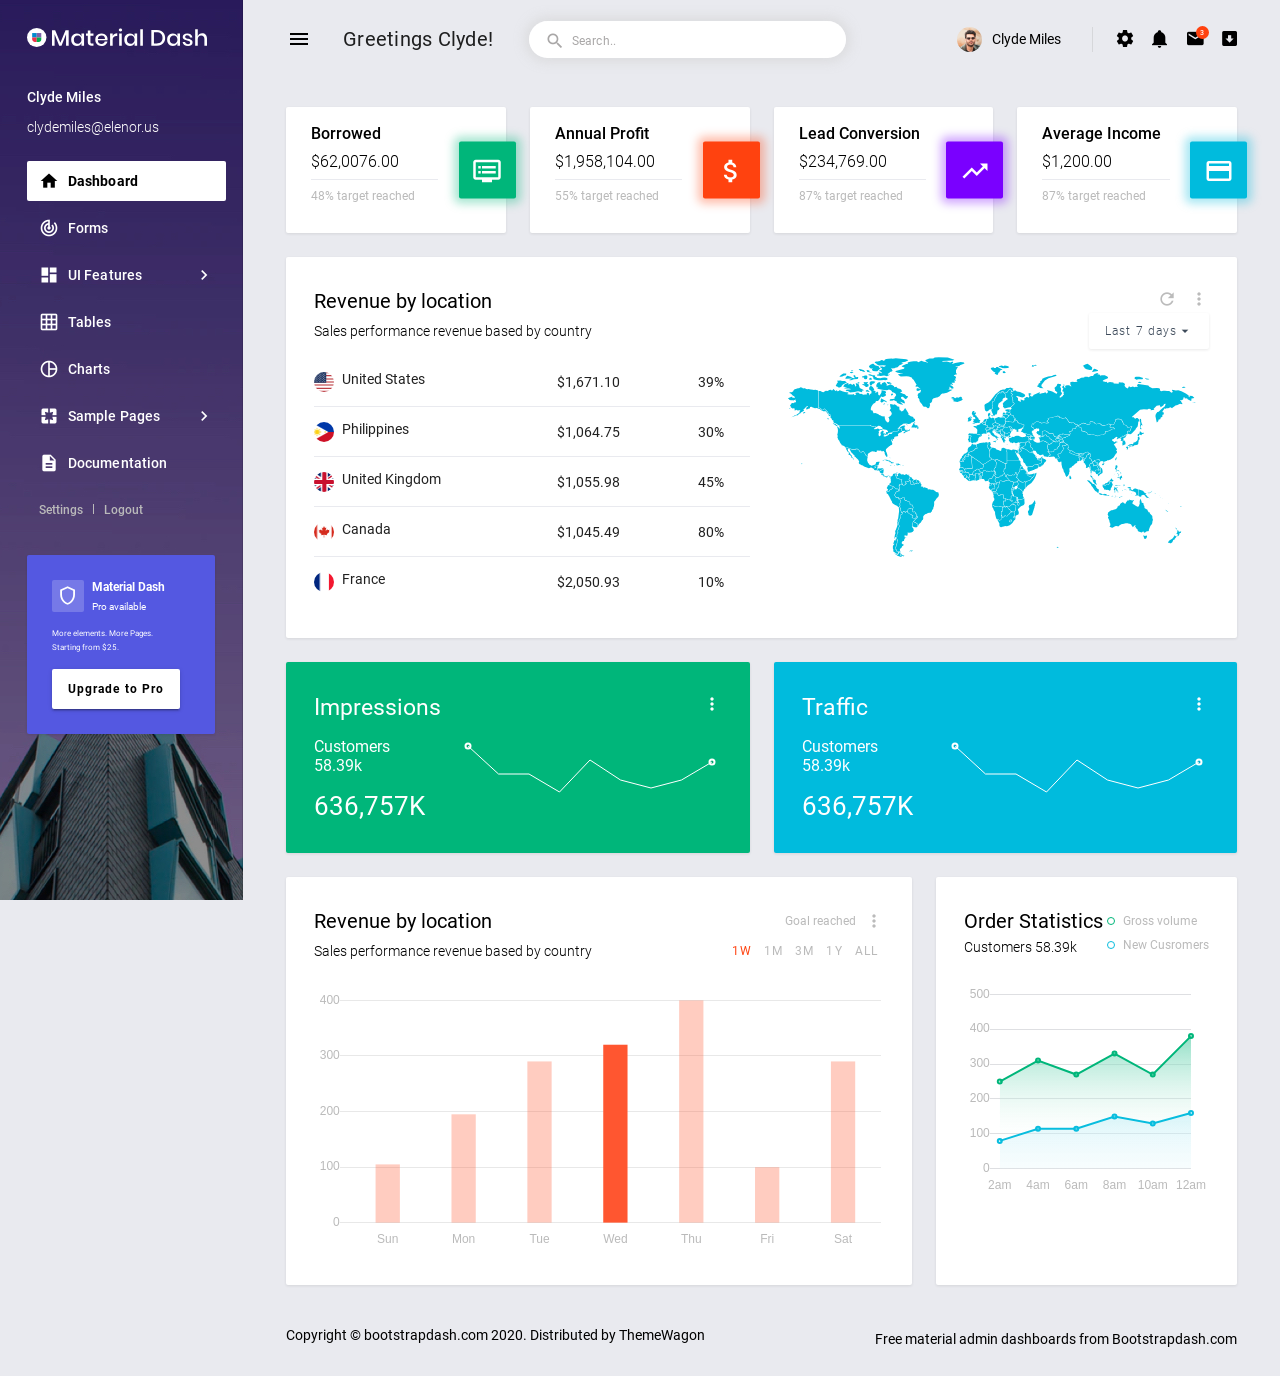
<file: DanceWebUI/wwwroot/MaterialDash-Admin-1.0.0/index.html>
<!DOCTYPE html>
<html lang="en">
<head>
  <meta charset="UTF-8">
  <meta name="viewport" content="width=device-width, initial-scale=1.0">
  <meta http-equiv="X-UA-Compatible" content="ie=edge">
  <title>Material Dash</title>
</head>
<body>
  <script>
    // similar behavior as an HTTP redirect
    window.location.replace("./template/demo/index.html");
  </script>
</body>
</html>
</file>
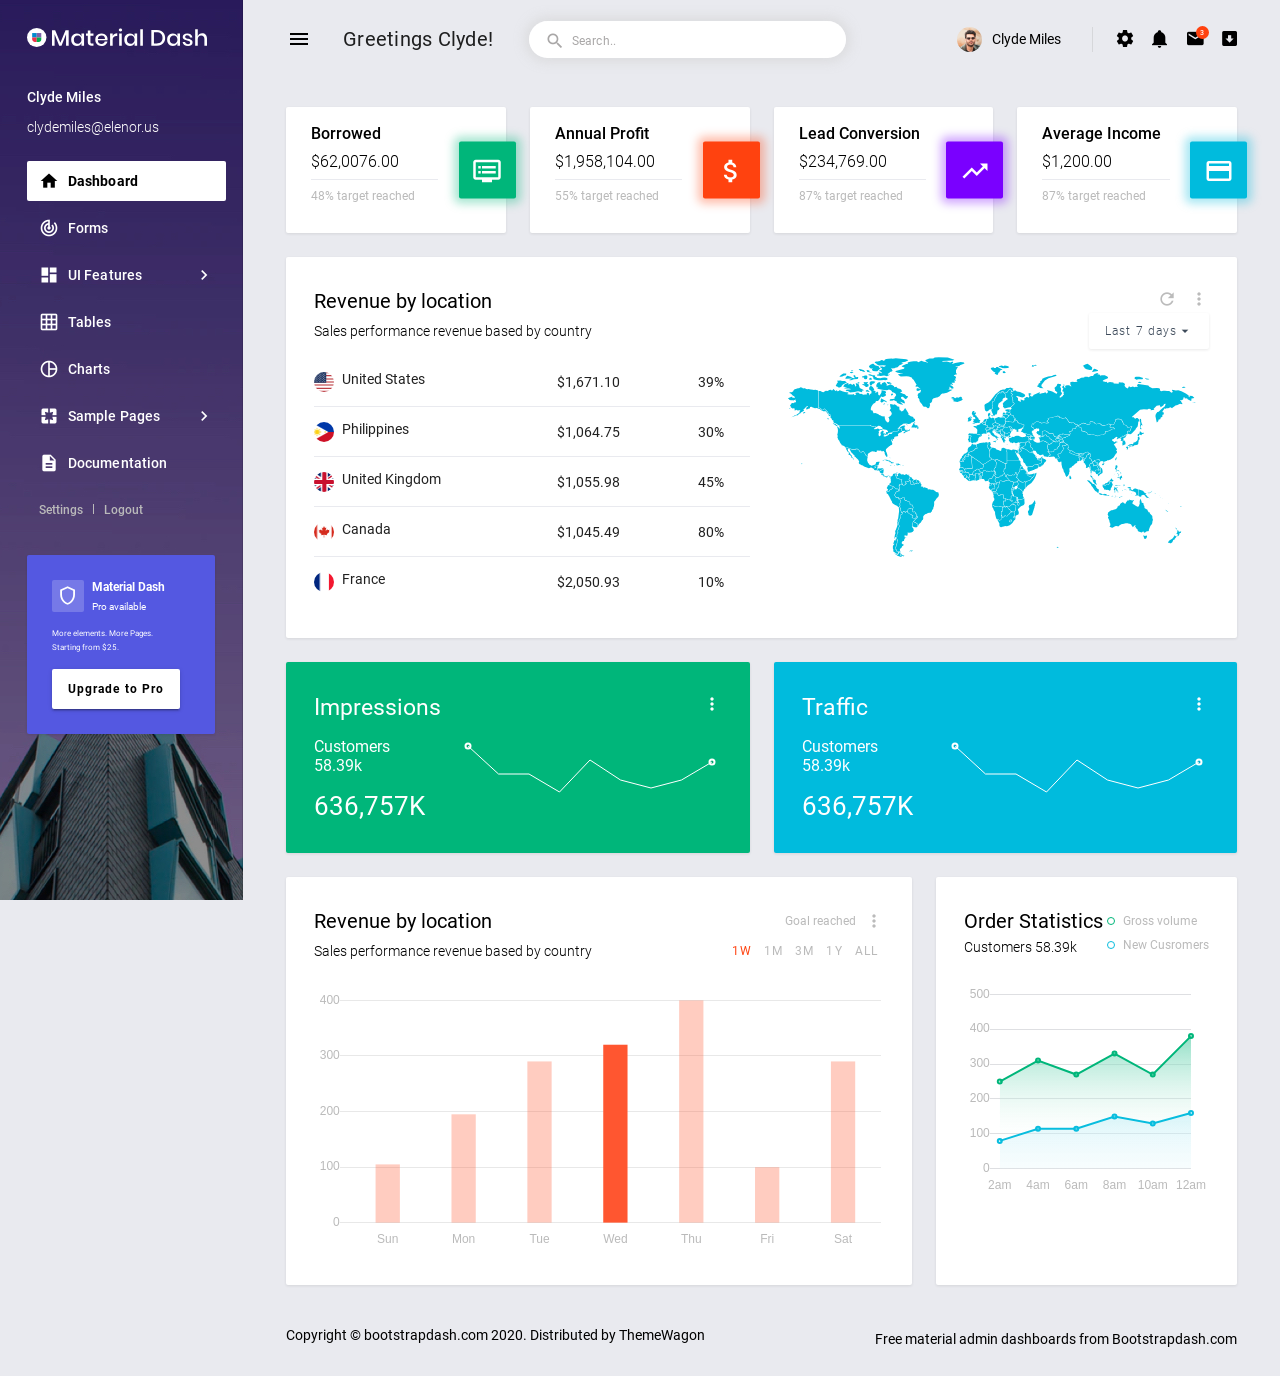
<file: DanceWebUI/wwwroot/MaterialDash-Admin-1.0.0/template/demo/index.html>
<!DOCTYPE html>
<html lang="en">
<head>
  <meta charset="UTF-8">
  <meta name="viewport" content="width=device-width, initial-scale=1.0">
  <meta http-equiv="X-UA-Compatible" content="ie=edge">
  <title>Material Dash</title>
  <!-- plugins:css -->
  <link rel="stylesheet" href="../assets/vendors/mdi/css/materialdesignicons.min.css">
  <link rel="stylesheet" href="../assets/vendors/css/vendor.bundle.base.css">
  <!-- endinject -->
  <!-- Plugin css for this page -->
  <link rel="stylesheet" href="../assets/vendors/flag-icon-css/css/flag-icon.min.css">
  <link rel="stylesheet" href="../assets/vendors/jvectormap/jquery-jvectormap.css">
  <!-- End plugin css for this page -->
  <!-- Layout styles -->
  <link rel="stylesheet" href="../assets/css/demo/style.css">
  <!-- End layout styles -->
  <link rel="shortcut icon" href="../assets/images/favicon.png" />
</head>
<body>
<script src="../assets/js/preloader.js"></script>
  <div class="body-wrapper">
    <!-- partial:partials/_sidebar.html -->
    <aside class="mdc-drawer mdc-drawer--dismissible mdc-drawer--open">
      <div class="mdc-drawer__header">
        <a href="index.html" class="brand-logo">
          <img src="../assets/images/logo.svg" alt="logo">
        </a>
      </div>
      <div class="mdc-drawer__content">
        <div class="user-info">
          <p class="name">Clyde Miles</p>
          <p class="email">clydemiles@elenor.us</p>
        </div>
        <div class="mdc-list-group">
          <nav class="mdc-list mdc-drawer-menu">
            <div class="mdc-list-item mdc-drawer-item">
              <a class="mdc-drawer-link" href="index.html">
                <i class="material-icons mdc-list-item__start-detail mdc-drawer-item-icon" aria-hidden="true">home</i>
                Dashboard
              </a>
            </div>
            <div class="mdc-list-item mdc-drawer-item">
              <a class="mdc-drawer-link" href="pages/forms/basic-forms.html">
                <i class="material-icons mdc-list-item__start-detail mdc-drawer-item-icon" aria-hidden="true">track_changes</i>
                Forms
              </a>
            </div>
            <div class="mdc-list-item mdc-drawer-item">
              <a class="mdc-expansion-panel-link" href="#" data-toggle="expansionPanel" data-target="ui-sub-menu">
                <i class="material-icons mdc-list-item__start-detail mdc-drawer-item-icon" aria-hidden="true">dashboard</i>
                UI Features
                <i class="mdc-drawer-arrow material-icons">chevron_right</i>
              </a>
              <div class="mdc-expansion-panel" id="ui-sub-menu">
                <nav class="mdc-list mdc-drawer-submenu">
                  <div class="mdc-list-item mdc-drawer-item">
                    <a class="mdc-drawer-link" href="pages/ui-features/buttons.html">
                      Buttons
                    </a>
                  </div>
                  <div class="mdc-list-item mdc-drawer-item">
                    <a class="mdc-drawer-link" href="pages/ui-features/typography.html">
                      Typography
                    </a>
                  </div>
                </nav>
              </div>
            </div>
            <div class="mdc-list-item mdc-drawer-item">
              <a class="mdc-drawer-link" href="pages/tables/basic-tables.html">
                <i class="material-icons mdc-list-item__start-detail mdc-drawer-item-icon" aria-hidden="true">grid_on</i>
                Tables
              </a>
            </div>
            <div class="mdc-list-item mdc-drawer-item">
              <a class="mdc-drawer-link" href="pages/charts/chartjs.html">
                <i class="material-icons mdc-list-item__start-detail mdc-drawer-item-icon" aria-hidden="true">pie_chart_outlined</i>
                Charts
              </a>
            </div>
            <div class="mdc-list-item mdc-drawer-item">
              <a class="mdc-expansion-panel-link" href="#" data-toggle="expansionPanel" data-target="sample-page-submenu">
                <i class="material-icons mdc-list-item__start-detail mdc-drawer-item-icon" aria-hidden="true">pages</i>
                Sample Pages
                <i class="mdc-drawer-arrow material-icons">chevron_right</i>
              </a>
              <div class="mdc-expansion-panel" id="sample-page-submenu">
                <nav class="mdc-list mdc-drawer-submenu">
                  <div class="mdc-list-item mdc-drawer-item">
                    <a class="mdc-drawer-link" href="pages/samples/blank-page.html">
                      Blank Page
                    </a>
                  </div>
                  <div class="mdc-list-item mdc-drawer-item">
                    <a class="mdc-drawer-link" href="pages/samples/403.html">
                      403
                    </a>
                  </div>
                  <div class="mdc-list-item mdc-drawer-item">
                    <a class="mdc-drawer-link" href="pages/samples/404.html">
                      404
                    </a>
                  </div>
                  <div class="mdc-list-item mdc-drawer-item">
                    <a class="mdc-drawer-link" href="pages/samples/500.html">
                      500
                    </a>
                  </div>
                  <div class="mdc-list-item mdc-drawer-item">
                    <a class="mdc-drawer-link" href="pages/samples/505.html">
                      505
                    </a>
                  </div>
                  <div class="mdc-list-item mdc-drawer-item">
                    <a class="mdc-drawer-link" href="pages/samples/login.html">
                      Login
                    </a>
                  </div>
                  <div class="mdc-list-item mdc-drawer-item">
                    <a class="mdc-drawer-link" href="pages/samples/register.html">
                      Register
                    </a>
                  </div>
                </nav>
              </div>
            </div>
            <div class="mdc-list-item mdc-drawer-item">
              <a class="mdc-drawer-link" href="https://www.bootstrapdash.com/demo/material-admin-free/jquery/documentation/documentation.html" target="_blank">
                <i class="material-icons mdc-list-item__start-detail mdc-drawer-item-icon" aria-hidden="true">description</i>
                Documentation
              </a>
            </div>
          </nav>
        </div>
        <div class="profile-actions">
          <a href="javascript:;">Settings</a>
          <span class="divider"></span>
          <a href="javascript:;">Logout</a>
        </div>
        <div class="mdc-card premium-card">
          <div class="d-flex align-items-center">
            <div class="mdc-card icon-card box-shadow-0">
              <i class="mdi mdi-shield-outline"></i>
            </div>
            <div>
              <p class="mt-0 mb-1 ml-2 font-weight-bold tx-12">Material Dash</p>
              <p class="mt-0 mb-0 ml-2 tx-10">Pro available</p>
            </div>
          </div>
          <p class="tx-8 mt-3 mb-1">More elements. More Pages.</p>
          <p class="tx-8 mb-3">Starting from $25.</p>
          <a href="https://www.bootstrapdash.com/product/material-design-admin-template/" target="_blank">
						<span class="mdc-button mdc-button--raised mdc-button--white">Upgrade to Pro</span>
					</a>
        </div>
      </div>
    </aside>
    <!-- partial -->
    <div class="main-wrapper mdc-drawer-app-content">
      <!-- partial:partials/_navbar.html -->
      <header class="mdc-top-app-bar">
        <div class="mdc-top-app-bar__row">
          <div class="mdc-top-app-bar__section mdc-top-app-bar__section--align-start">
            <button class="material-icons mdc-top-app-bar__navigation-icon mdc-icon-button sidebar-toggler">menu</button>
            <span class="mdc-top-app-bar__title">Greetings Clyde!</span>
            <div class="mdc-text-field mdc-text-field--outlined mdc-text-field--with-leading-icon search-text-field d-none d-md-flex">
              <i class="material-icons mdc-text-field__icon">search</i>
              <input class="mdc-text-field__input" id="text-field-hero-input">
              <div class="mdc-notched-outline">
                <div class="mdc-notched-outline__leading"></div>
                <div class="mdc-notched-outline__notch">
                  <label for="text-field-hero-input" class="mdc-floating-label">Search..</label>
                </div>
                <div class="mdc-notched-outline__trailing"></div>
              </div>
            </div>
          </div>
          <div class="mdc-top-app-bar__section mdc-top-app-bar__section--align-end mdc-top-app-bar__section-right">
            <div class="menu-button-container menu-profile d-none d-md-block">
              <button class="mdc-button mdc-menu-button">
                <span class="d-flex align-items-center">
                  <span class="figure">
                    <img src="../assets/images/faces/face1.jpg" alt="user" class="user">
                  </span>
                  <span class="user-name">Clyde Miles</span>
                </span>
              </button>
              <div class="mdc-menu mdc-menu-surface" tabindex="-1">
                <ul class="mdc-list" role="menu" aria-hidden="true" aria-orientation="vertical">
                  <li class="mdc-list-item" role="menuitem">
                    <div class="item-thumbnail item-thumbnail-icon-only">
                      <i class="mdi mdi-account-edit-outline text-primary"></i>
                    </div>
                    <div class="item-content d-flex align-items-start flex-column justify-content-center">
                      <h6 class="item-subject font-weight-normal">Edit profile</h6>
                    </div>
                  </li>
                  <li class="mdc-list-item" role="menuitem">
                    <div class="item-thumbnail item-thumbnail-icon-only">
                      <i class="mdi mdi-settings-outline text-primary"></i>                      
                    </div>
                    <div class="item-content d-flex align-items-start flex-column justify-content-center">
                      <h6 class="item-subject font-weight-normal">Logout</h6>
                    </div>
                  </li>
                </ul>
              </div>
            </div>
            <div class="divider d-none d-md-block"></div>
            <div class="menu-button-container d-none d-md-block">
              <button class="mdc-button mdc-menu-button">
                <i class="mdi mdi-settings"></i>
              </button>
              <div class="mdc-menu mdc-menu-surface" tabindex="-1">
                <ul class="mdc-list" role="menu" aria-hidden="true" aria-orientation="vertical">
                  <li class="mdc-list-item" role="menuitem">
                    <div class="item-thumbnail item-thumbnail-icon-only">
                      <i class="mdi mdi-alert-circle-outline text-primary"></i>
                    </div>
                    <div class="item-content d-flex align-items-start flex-column justify-content-center">
                      <h6 class="item-subject font-weight-normal">Settings</h6>
                    </div>
                  </li>
                  <li class="mdc-list-item" role="menuitem">
                    <div class="item-thumbnail item-thumbnail-icon-only">
                      <i class="mdi mdi-progress-download text-primary"></i>                      
                    </div>
                    <div class="item-content d-flex align-items-start flex-column justify-content-center">
                      <h6 class="item-subject font-weight-normal">Update</h6>
                    </div>
                  </li>
                </ul>
              </div>
            </div>
            <div class="menu-button-container">
              <button class="mdc-button mdc-menu-button">
                <i class="mdi mdi-bell"></i>
              </button>
              <div class="mdc-menu mdc-menu-surface" tabindex="-1">
                <h6 class="title"> <i class="mdi mdi-bell-outline mr-2 tx-16"></i> Notifications</h6>
                <ul class="mdc-list" role="menu" aria-hidden="true" aria-orientation="vertical">
                  <li class="mdc-list-item" role="menuitem">
                    <div class="item-thumbnail item-thumbnail-icon">
                      <i class="mdi mdi-email-outline"></i>
                    </div>
                    <div class="item-content d-flex align-items-start flex-column justify-content-center">
                      <h6 class="item-subject font-weight-normal">You received a new message</h6>
                      <small class="text-muted"> 6 min ago </small>
                    </div>
                  </li>
                  <li class="mdc-list-item" role="menuitem">
                    <div class="item-thumbnail item-thumbnail-icon">
                      <i class="mdi mdi-account-outline"></i>                      
                    </div>
                    <div class="item-content d-flex align-items-start flex-column justify-content-center">
                      <h6 class="item-subject font-weight-normal">New user registered</h6>
                      <small class="text-muted"> 15 min ago </small>
                    </div>
                  </li>
                  <li class="mdc-list-item" role="menuitem">
                    <div class="item-thumbnail item-thumbnail-icon">
                      <i class="mdi mdi-alert-circle-outline"></i>
                    </div>
                    <div class="item-content d-flex align-items-start flex-column justify-content-center">
                      <h6 class="item-subject font-weight-normal">System Alert</h6>
                      <small class="text-muted"> 2 days ago </small>
                    </div>
                  </li> 
                  <li class="mdc-list-item" role="menuitem">
                    <div class="item-thumbnail item-thumbnail-icon">
                      <i class="mdi mdi-update"></i>
                    </div>
                    <div class="item-content d-flex align-items-start flex-column justify-content-center">
                      <h6 class="item-subject font-weight-normal">You have a new update</h6>
                      <small class="text-muted"> 3 days ago </small>
                    </div>
                  </li> 
                </ul>
              </div>
            </div>
            <div class="menu-button-container">
              <button class="mdc-button mdc-menu-button">
                <i class="mdi mdi-email"></i>
                <span class="count-indicator">
                  <span class="count">3</span>
                </span>
              </button>
              <div class="mdc-menu mdc-menu-surface" tabindex="-1">
                <h6 class="title"><i class="mdi mdi-email-outline mr-2 tx-16"></i> Messages</h6>
                <ul class="mdc-list" role="menu" aria-hidden="true" aria-orientation="vertical">
                  <li class="mdc-list-item" role="menuitem">
                    <div class="item-thumbnail">
                      <img src="../assets/images/faces/face4.jpg" alt="user">
                    </div>
                    <div class="item-content d-flex align-items-start flex-column justify-content-center">
                      <h6 class="item-subject font-weight-normal">Mark send you a message</h6>
                      <small class="text-muted"> 1 Minutes ago </small>
                    </div>
                  </li>
                  <li class="mdc-list-item" role="menuitem">
                    <div class="item-thumbnail">
                      <img src="../assets/images/faces/face2.jpg" alt="user">
                    </div>
                    <div class="item-content d-flex align-items-start flex-column justify-content-center">
                      <h6 class="item-subject font-weight-normal">Cregh send you a message</h6>
                      <small class="text-muted"> 15 Minutes ago </small>
                    </div>
                  </li>
                  <li class="mdc-list-item" role="menuitem">
                    <div class="item-thumbnail">
                      <img src="../assets/images/faces/face3.jpg" alt="user">
                    </div>
                    <div class="item-content d-flex align-items-start flex-column justify-content-center">
                      <h6 class="item-subject font-weight-normal">Profile picture updated</h6>
                      <small class="text-muted"> 18 Minutes ago </small>
                    </div>
                  </li>                
                </ul>
              </div>
            </div>
            <div class="menu-button-container d-none d-md-block">
              <button class="mdc-button mdc-menu-button">
                <i class="mdi mdi-arrow-down-bold-box"></i>
              </button>
              <div class="mdc-menu mdc-menu-surface" tabindex="-1">
                <ul class="mdc-list" role="menu" aria-hidden="true" aria-orientation="vertical">
                  <li class="mdc-list-item" role="menuitem">
                    <div class="item-thumbnail item-thumbnail-icon-only">
                      <i class="mdi mdi-lock-outline text-primary"></i>
                    </div>
                    <div class="item-content d-flex align-items-start flex-column justify-content-center">
                      <h6 class="item-subject font-weight-normal">Lock screen</h6>
                    </div>
                  </li>
                  <li class="mdc-list-item" role="menuitem">
                    <div class="item-thumbnail item-thumbnail-icon-only">
                      <i class="mdi mdi-logout-variant text-primary"></i>                      
                    </div>
                    <div class="item-content d-flex align-items-start flex-column justify-content-center">
                      <h6 class="item-subject font-weight-normal">Logout</h6>
                    </div>
                  </li>
                </ul>
              </div>
            </div>
          </div>
        </div>
      </header>
      <!-- partial -->
      <div class="page-wrapper mdc-toolbar-fixed-adjust">
        <main class="content-wrapper">
          <div class="mdc-layout-grid">
            <div class="mdc-layout-grid__inner">
              <div class="mdc-layout-grid__cell stretch-card mdc-layout-grid__cell--span-3-desktop mdc-layout-grid__cell--span-4-tablet">
                <div class="mdc-card info-card info-card--success">
                  <div class="card-inner">
                    <h5 class="card-title">Borrowed</h5>
                    <h5 class="font-weight-light pb-2 mb-1 border-bottom">$62,0076.00</h5>
                    <p class="tx-12 text-muted">48% target reached</p>
                    <div class="card-icon-wrapper">
                      <i class="material-icons">dvr</i>
                    </div>
                  </div>
                </div>
              </div>
              <div class="mdc-layout-grid__cell stretch-card mdc-layout-grid__cell--span-3-desktop mdc-layout-grid__cell--span-4-tablet">
                <div class="mdc-card info-card info-card--danger">
                  <div class="card-inner">
                    <h5 class="card-title">Annual Profit</h5>
                    <h5 class="font-weight-light pb-2 mb-1 border-bottom">$1,958,104.00</h5>
                    <p class="tx-12 text-muted">55% target reached</p>
                    <div class="card-icon-wrapper">
                      <i class="material-icons">attach_money</i>
                    </div>
                  </div>
                </div>
              </div>
              <div class="mdc-layout-grid__cell stretch-card mdc-layout-grid__cell--span-3-desktop mdc-layout-grid__cell--span-4-tablet">
                <div class="mdc-card info-card info-card--primary">
                  <div class="card-inner">
                    <h5 class="card-title">Lead Conversion</h5>
                    <h5 class="font-weight-light pb-2 mb-1 border-bottom">$234,769.00</h5>
                    <p class="tx-12 text-muted">87% target reached</p>
                    <div class="card-icon-wrapper">
                      <i class="material-icons">trending_up</i>
                    </div>
                  </div>
                </div>
              </div>
              <div class="mdc-layout-grid__cell stretch-card mdc-layout-grid__cell--span-3-desktop mdc-layout-grid__cell--span-4-tablet">
                <div class="mdc-card info-card info-card--info">
                  <div class="card-inner">
                    <h5 class="card-title">Average Income</h5>
                    <h5 class="font-weight-light pb-2 mb-1 border-bottom">$1,200.00</h5>
                    <p class="tx-12 text-muted">87% target reached</p>
                    <div class="card-icon-wrapper">
                      <i class="material-icons">credit_card</i>
                    </div>
                  </div>
                </div>
              </div>
              <div class="mdc-layout-grid__cell stretch-card mdc-layout-grid__cell--span-12">
                <div class="mdc-card">
                  <div class="d-flex justify-content-between">
                    <h4 class="card-title mb-0">Revenue by location</h4>
                    <div>
                        <i class="material-icons refresh-icon">refresh</i>
                        <i class="material-icons options-icon ml-2">more_vert</i>
                    </div>
                  </div>
                  <div class="d-block d-sm-flex justify-content-between align-items-center">
                      <h5 class="card-sub-title mb-2 mb-sm-0">Sales performance revenue based by country</h5>
                      <div class="menu-button-container">
                        <button class="mdc-button mdc-menu-button mdc-button--raised button-box-shadow tx-12 text-dark bg-white font-weight-light">
                            Last 7 days
                          <i class="material-icons">arrow_drop_down</i>
                        </button>
                        <div class="mdc-menu mdc-menu-surface" tabindex="-1">
                          <ul class="mdc-list" role="menu" aria-hidden="true" aria-orientation="vertical">
                            <li class="mdc-list-item" role="menuitem">
                              <h6 class="item-subject font-weight-normal">Back</h6>
                            </li>
                            <li class="mdc-list-item" role="menuitem">
                              <h6 class="item-subject font-weight-normal">Forward</h6>
                            </li>
                            <li class="mdc-list-item" role="menuitem">
                              <h6 class="item-subject font-weight-normal">Reload</h6>
                            </li>
                            <li class="mdc-list-divider"></li>
                            <li class="mdc-list-item" role="menuitem">
                              <h6 class="item-subject font-weight-normal">Save As..</h6>
                            </li>
                          </ul>
                        </div>
                      </div>
                  </div>
                  <div class="mdc-layout-grid__inner mt-2">
                    <div class="mdc-layout-grid__cell mdc-layout-grid__cell--span-6 mdc-layout-grid__cell--span-8-tablet">
                        <div class="table-responsive">
                          <table class="table dashboard-table">
                            <tbody>
                              <tr>
                                <td>
                                  <span class="flag-icon-container"><i class="flag-icon flag-icon-us mr-2"></i></span>United States</td>
                                <td>$1,671.10</td>
                                <td class=" font-weight-medium"> 39% </td>
                              </tr>
                              <tr>
                                <td> <span class="flag-icon-container"><i class="flag-icon flag-icon-ph mr-2"></i></span>Philippines	</td>
                                <td>$1,064.75</td>
                                <td class=" font-weight-medium"> 30% </td>
                              </tr>
                              <tr>
                                <td> <span class="flag-icon-container"><i class="flag-icon flag-icon-gb mr-2"></i></span>United Kingdom</td>
                                <td>$1,055.98</td>
                                <td class=" font-weight-medium"> 45% </td>
                              </tr>
                              <tr>
                                <td> <span class="flag-icon-container"><i class="flag-icon flag-icon-ca mr-2"></i></span>Canada</td>
                                <td>$1,045.49</td>
                                <td class=" font-weight-medium"> 80% </td>
                              </tr>
                              <tr>
                                <td> <span class="flag-icon-container"><i class="flag-icon flag-icon-fr mr-2"></i></span>France</td>
                                <td>$2,050.93</td>
                                <td class=" font-weight-medium"> 10% </td>
                              </tr>
                            </tbody>
                          </table>
                        </div>
                    </div>
                    <div class="mdc-layout-grid__cell mdc-layout-grid__cell--span-6 mdc-layout-grid__cell--span-8-tablet"> 
                      <div id="revenue-map" class="revenue-world-map"></div>
                    </div>
                  </div>
                </div> 
              </div>
              <div class="mdc-layout-grid__cell stretch-card mdc-layout-grid__cell--span-6-desktop mdc-layout-grid__cell--span-4-tablet">
                <div class="mdc-card bg-success text-white">
                  <div class="d-flex justify-content-between">
                    <h3 class="font-weight-normal">Impressions</h3>
                    <i class="material-icons options-icon text-white">more_vert</i>
                  </div>
                  <div class="mdc-layout-grid__inner align-items-center">
                    <div class="mdc-layout-grid__cell stretch-card mdc-layout-grid__cell--span-4-desktop mdc-layout-grid__cell--span-3-tablet mdc-layout-grid__cell--span-2-phone">
                      <div>
                        <h5 class="font-weight-normal mt-2">Customers 58.39k</h5>
                        <h2 class="font-weight-normal mt-3 mb-0">636,757K</h2>
                      </div>
                    </div>
                    <div class="mdc-layout-grid__cell stretch-card mdc-layout-grid__cell--span-8-desktop mdc-layout-grid__cell--span-5-tablet mdc-layout-grid__cell--span-2-phone">
                      <canvas id="impressions-chart" height="80"></canvas>
                    </div>
                  </div>
                </div>
              </div>
              <div class="mdc-layout-grid__cell stretch-card mdc-layout-grid__cell--span-6-desktop mdc-layout-grid__cell--span-4-tablet">
                <div class="mdc-card bg-info text-white">
                    <div class="d-flex justify-content-between">
                      <h3 class="font-weight-normal">Traffic</h3>
                      <i class="material-icons options-icon text-white">more_vert</i>
                    </div>
                    <div class="mdc-layout-grid__inner align-items-center">
                      <div class="mdc-layout-grid__cell stretch-card mdc-layout-grid__cell--span-4-desktop mdc-layout-grid__cell--span-3-tablet mdc-layout-grid__cell--span-2-phone">
                        <div>
                          <h5 class="font-weight-normal mt-2">Customers 58.39k</h5>
                          <h2 class="font-weight-normal mt-3 mb-0">636,757K</h2>
                        </div>
                      </div>
                      <div class="mdc-layout-grid__cell stretch-card mdc-layout-grid__cell--span-8-desktop mdc-layout-grid__cell--span-5-tablet mdc-layout-grid__cell--span-2-phone">
                        <canvas id="traffic-chart" height="80"></canvas>
                      </div>
                    </div>
                </div>
              </div>
              <div class="mdc-layout-grid__cell stretch-card mdc-layout-grid__cell--span-8">
                <div class="mdc-card">
                  <div class="d-flex justify-content-between align-items-center">
                    <h4 class="card-title mb-2 mb-sm-0">Revenue by location</h4>
                    <div class="d-flex justtify-content-between align-items-center">
                      <p class="d-none d-sm-block text-muted tx-12 mb-0 mr-2">Goal reached</p>
                      <i class="material-icons options-icon">more_vert</i>
                    </div>
                  </div>
                  <div class="d-block d-sm-flex justify-content-between align-items-center">
                    <h6 class="card-sub-title mb-0">Sales performance revenue based by country</h6>
                    <div class="mdc-tab-wrapper revenue-tab mdc-tab--secondary"> 
                      <div class="mdc-tab-bar" role="tablist">
                        <div class="mdc-tab-scroller">
                          <div class="mdc-tab-scroller__scroll-area">
                            <div class="mdc-tab-scroller__scroll-content">
                              <button class="mdc-tab mdc-tab--active" role="tab" aria-selected="true" tabindex="0">
                                <span class="mdc-tab__content">
                                  <span class="mdc-tab__text-label">1W</span>
                                </span>
                                <span class="mdc-tab-indicator mdc-tab-indicator--active">
                                  <span class="mdc-tab-indicator__content mdc-tab-indicator__content--underline"></span>
                                </span>
                                <span class="mdc-tab__ripple"></span>
                              </button>
                              <button class="mdc-tab mdc-tab" role="tab" aria-selected="true" tabindex="0">
                                <span class="mdc-tab__content">
                                  <span class="mdc-tab__text-label">1M</span>
                                </span>
                                <span class="mdc-tab-indicator mdc-tab-indicator">
                                  <span class="mdc-tab-indicator__content mdc-tab-indicator__content--underline"></span>
                                </span>
                                <span class="mdc-tab__ripple"></span>
                              </button>
                              <button class="mdc-tab mdc-tab" role="tab" aria-selected="true" tabindex="0">
                                <span class="mdc-tab__content">
                                  <span class="mdc-tab__text-label">3M</span>
                                </span>
                                <span class="mdc-tab-indicator mdc-tab-indicator">
                                  <span class="mdc-tab-indicator__content mdc-tab-indicator__content--underline"></span>
                                </span>
                                <span class="mdc-tab__ripple"></span>
                              </button>
                              <button class="mdc-tab mdc-tab" role="tab" aria-selected="true" tabindex="0">
                                <span class="mdc-tab__content">
                                  <span class="mdc-tab__text-label">1Y</span>
                                </span>
                                <span class="mdc-tab-indicator mdc-tab-indicator">
                                  <span class="mdc-tab-indicator__content mdc-tab-indicator__content--underline"></span>
                                </span>
                                <span class="mdc-tab__ripple"></span>
                              </button>
                              <button class="mdc-tab mdc-tab" role="tab" aria-selected="true" tabindex="0">
                                <span class="mdc-tab__content">
                                  <span class="mdc-tab__text-label">ALL</span>
                                </span>
                                <span class="mdc-tab-indicator mdc-tab-indicator">
                                  <span class="mdc-tab-indicator__content mdc-tab-indicator__content--underline"></span>
                                </span>
                                <span class="mdc-tab__ripple"></span>
                              </button>
                            </div>
                          </div>
                        </div>
                      </div>
                      <div class="content content--active">    
                      </div>
                      <div class="content">
                      </div>
                      <div class="content">    
                      </div>
                      <div class="content">
                      </div>
                      <div class="content">
                      </div>
                    </div>
                  </div>
                  <div class="chart-container mt-4">
                    <canvas id="revenue-chart" height="260"></canvas>
                  </div>
                </div>
              </div>
              <div class="mdc-layout-grid__cell stretch-card mdc-layout-grid__cell--span-4 mdc-layout-grid__cell--span-8-tablet">
                <div class="mdc-card">
                  <div class="d-flex d-lg-block d-xl-flex justify-content-between">
                    <div>
                      <h4 class="card-title">Order Statistics</h4>
                      <h6 class="card-sub-title">Customers 58.39k</h6>
                    </div>
                    <div id="sales-legend" class="d-flex flex-wrap"></div>
                  </div>
                  <div class="chart-container mt-4">
                    <canvas id="chart-sales" height="260"></canvas>
                  </div>
                </div>
              </div>
            </div>
          </div>
        </main>
        <!-- partial:partials/_footer.html -->
        <footer>
          <div class="mdc-layout-grid">
            <div class="mdc-layout-grid__inner">
              <div class="mdc-layout-grid__cell stretch-card mdc-layout-grid__cell--span-6-desktop">
                <span class="text-center text-sm-left d-block d-sm-inline-block tx-14">Copyright © <a href="https://www.bootstrapdash.com/" target="_blank">bootstrapdash.com </a>2020. Distributed by <a href="https://themewagon.com" target="_blank">ThemeWagon</a></span>
              </div>
              <div class="mdc-layout-grid__cell stretch-card mdc-layout-grid__cell--span-6-desktop d-flex justify-content-end">
                <span class="float-none float-sm-right d-block mt-1 mt-sm-0 text-center tx-14">Free <a href="https://www.bootstrapdash.com/material-design-dashboard/" target="_blank"> material admin </a> dashboards from Bootstrapdash.com</span>
              </div>
            </div>
          </div>
        </footer>
        <!-- partial -->
      </div>
    </div>
  </div>
  <!-- plugins:js -->
  <script src="../assets/vendors/js/vendor.bundle.base.js"></script>
  <!-- endinject -->
  <!-- Plugin js for this page-->
  <script src="../assets/vendors/chartjs/Chart.min.js"></script>
  <script src="../assets/vendors/jvectormap/jquery-jvectormap.min.js"></script>
  <script src="../assets/vendors/jvectormap/jquery-jvectormap-world-mill-en.js"></script>
  <!-- End plugin js for this page-->
  <!-- inject:js -->
  <script src="../assets/js/material.js"></script>
  <script src="../assets/js/misc.js"></script>
  <!-- endinject -->
  <!-- Custom js for this page-->
  <script src="../assets/js/dashboard.js"></script>
  <!-- End custom js for this page-->
</body>
</html>
</file>
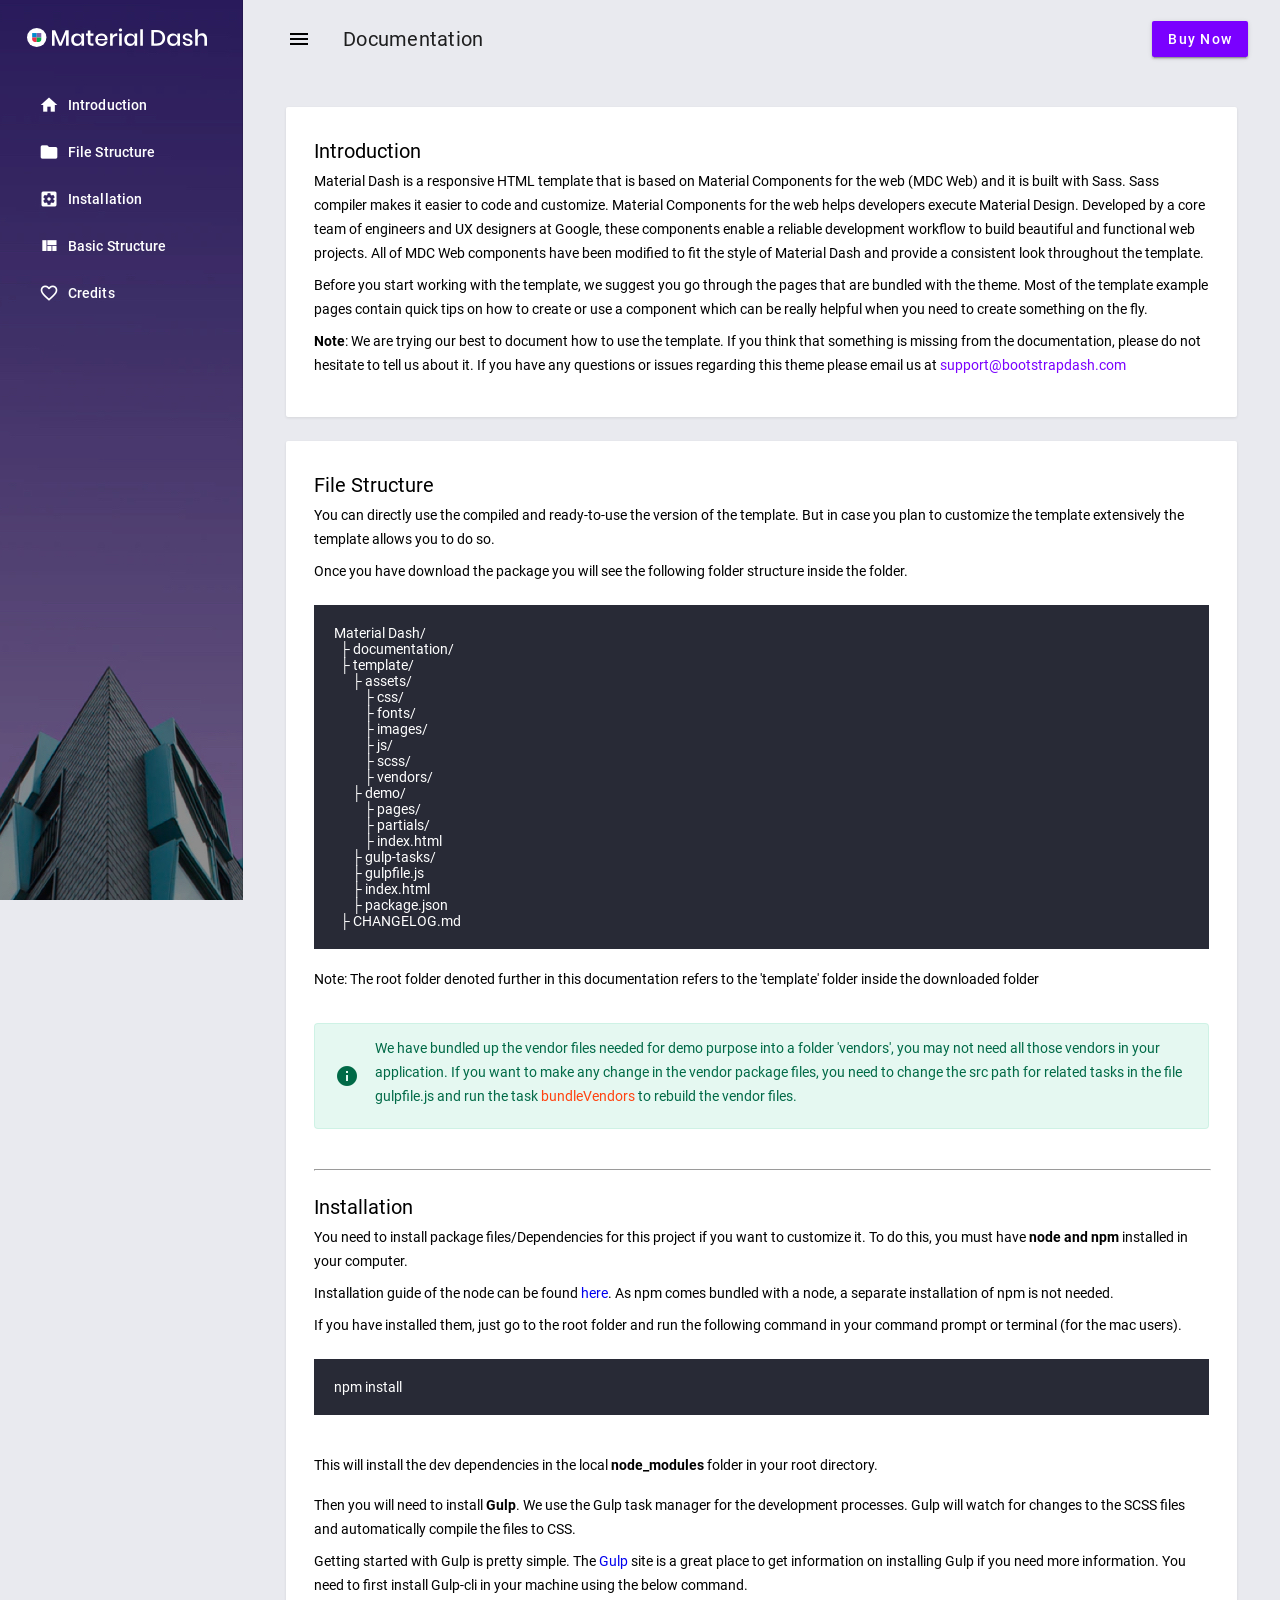
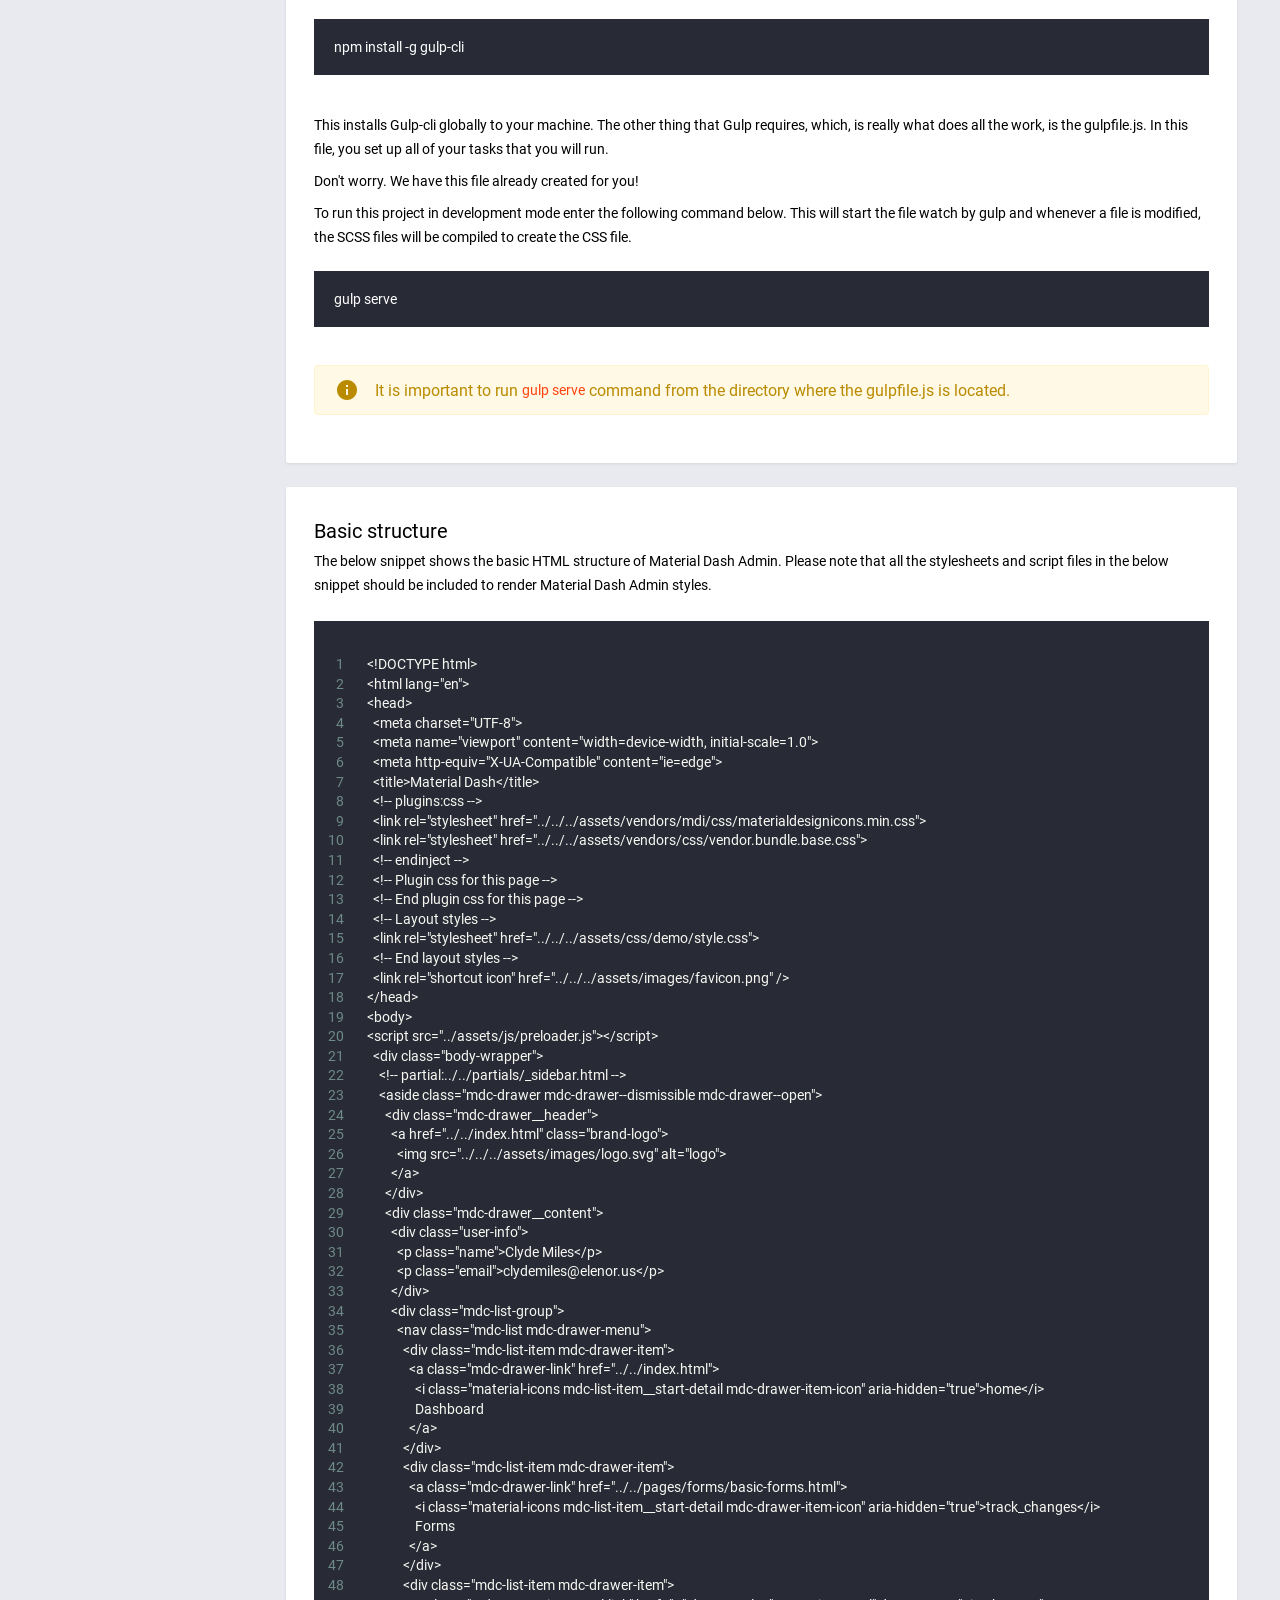
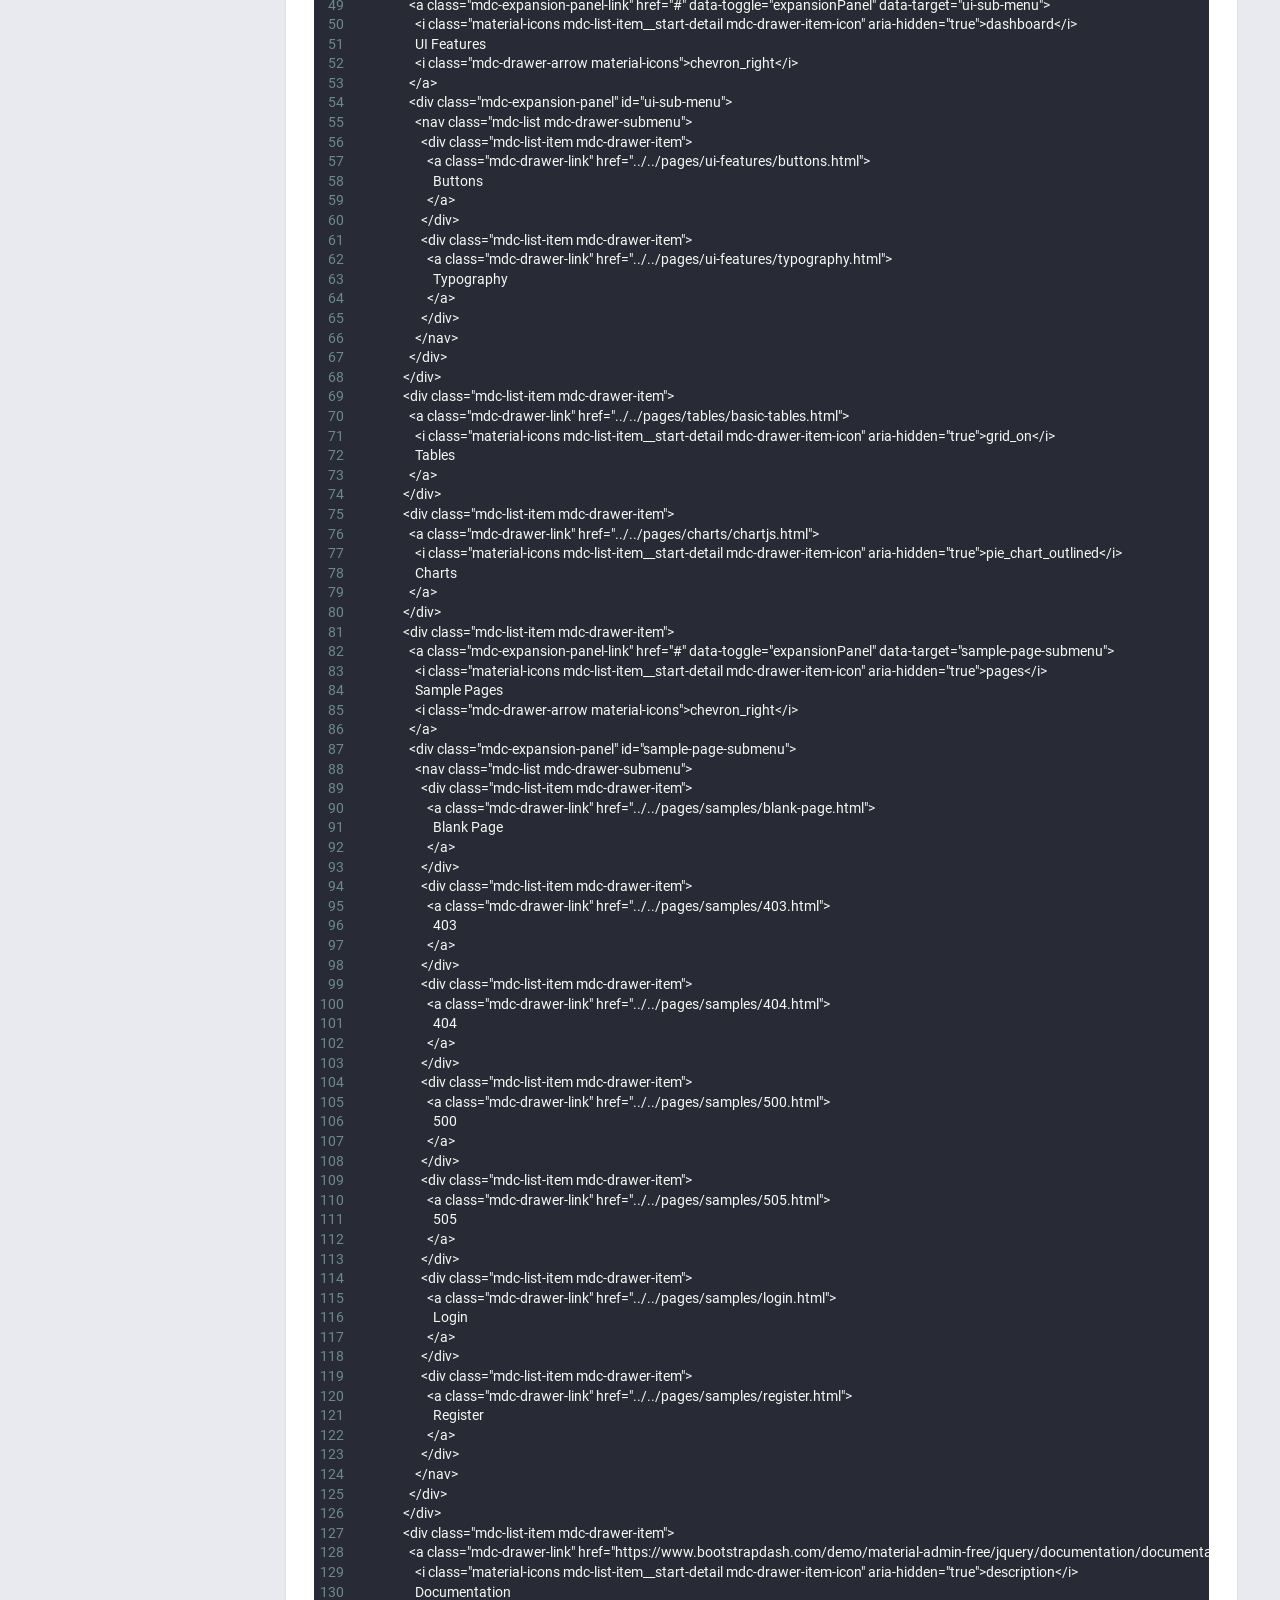
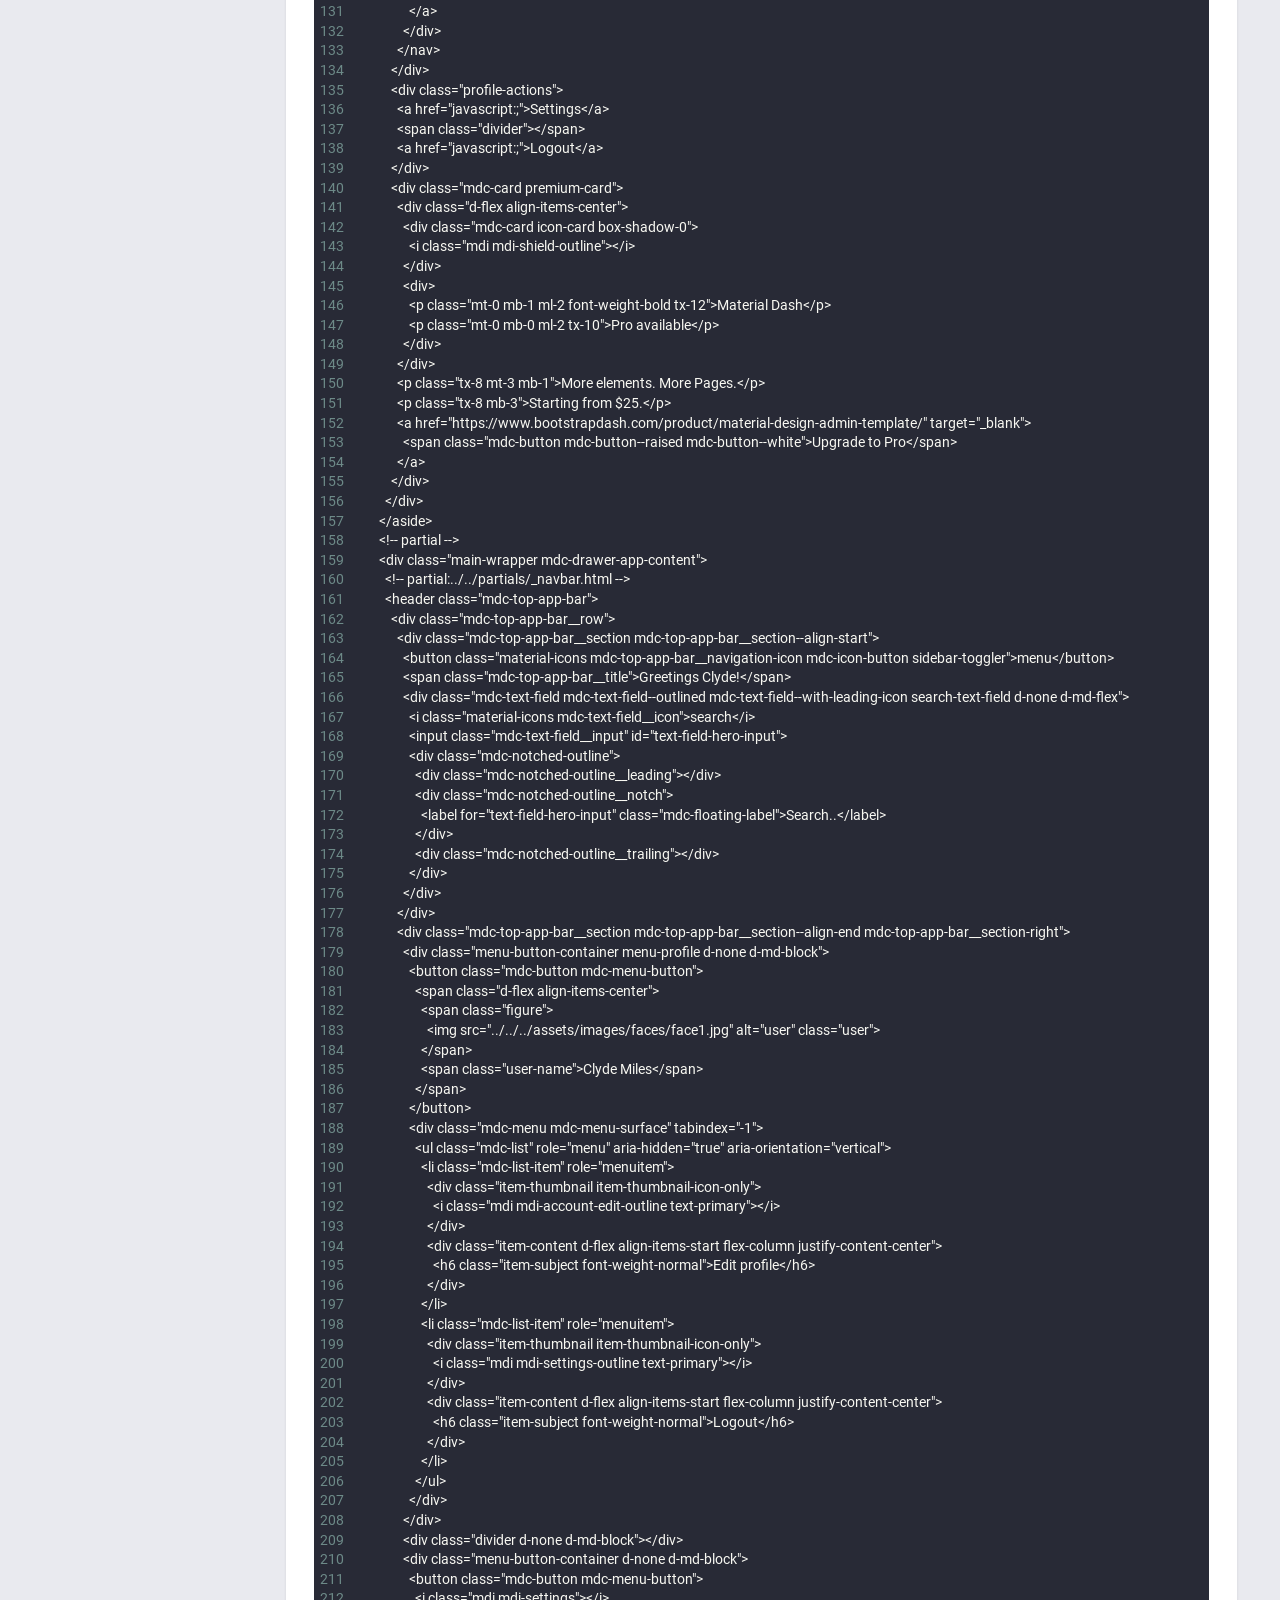
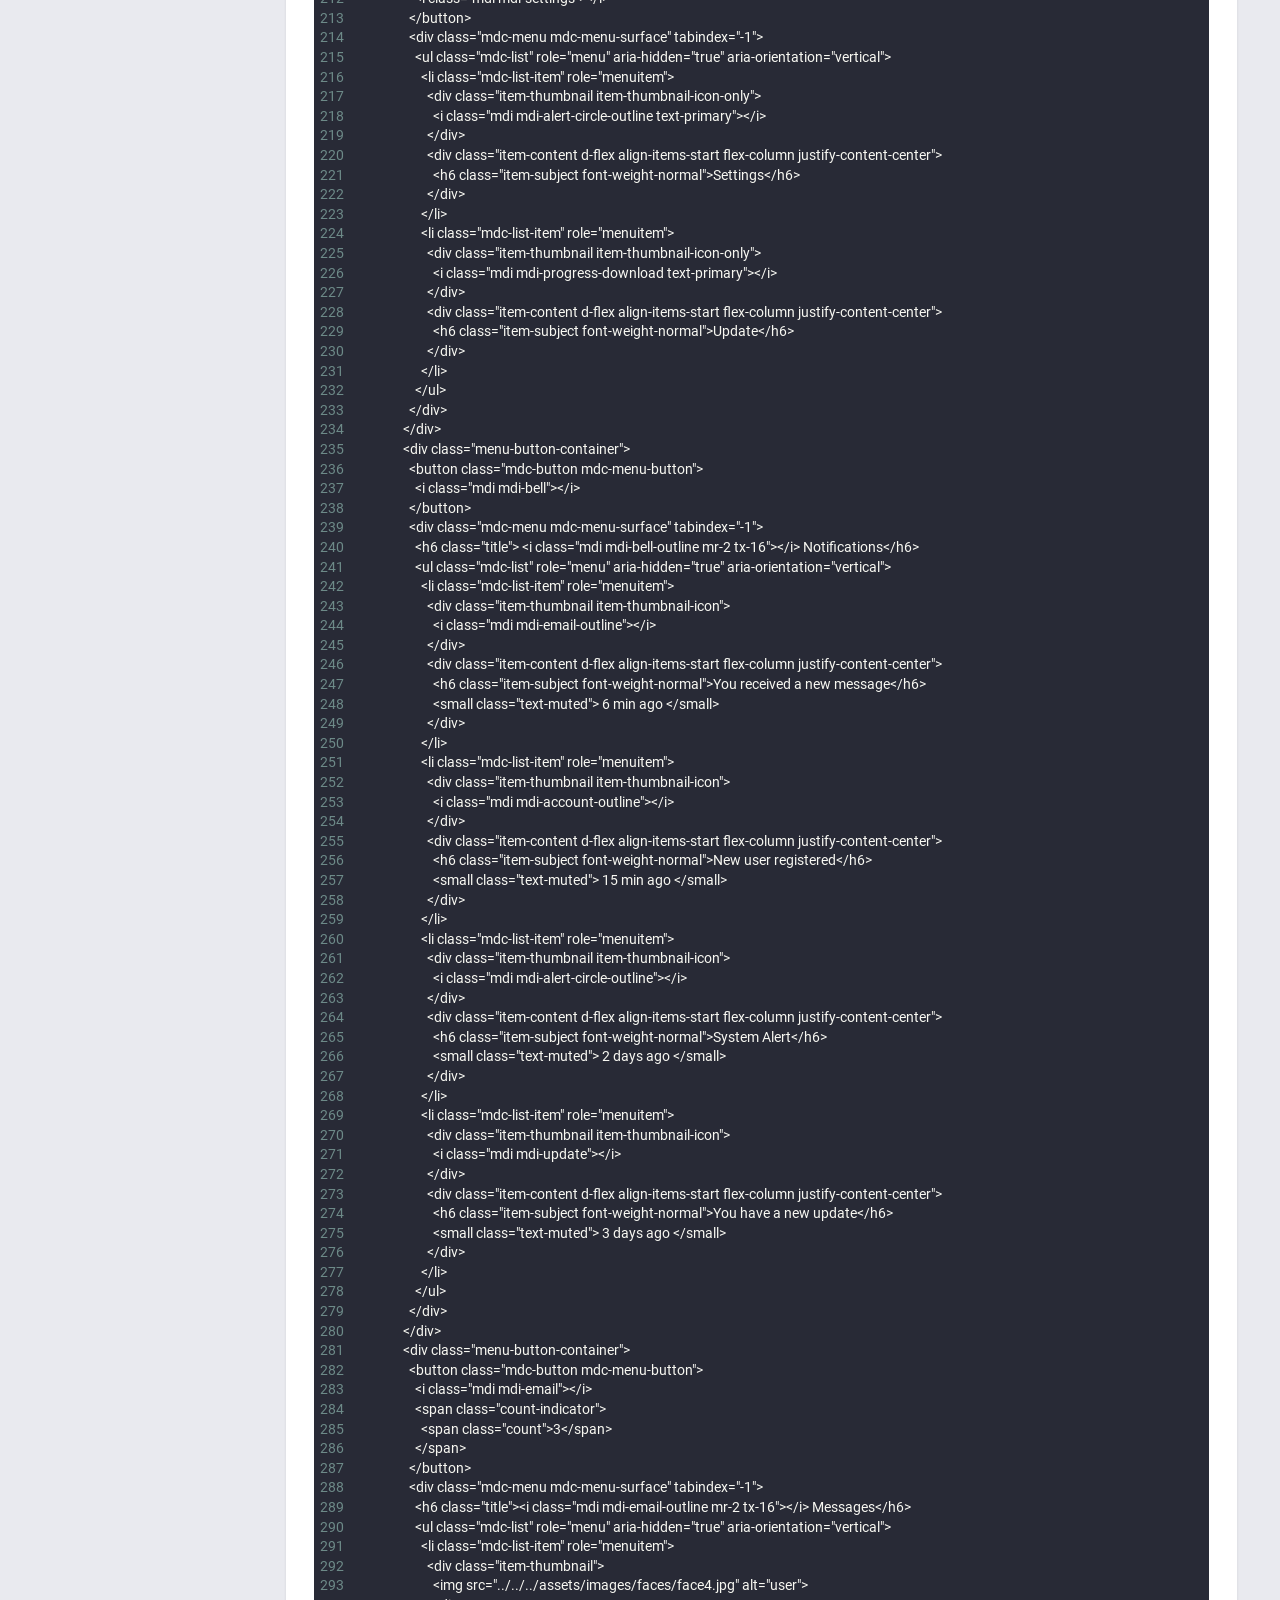
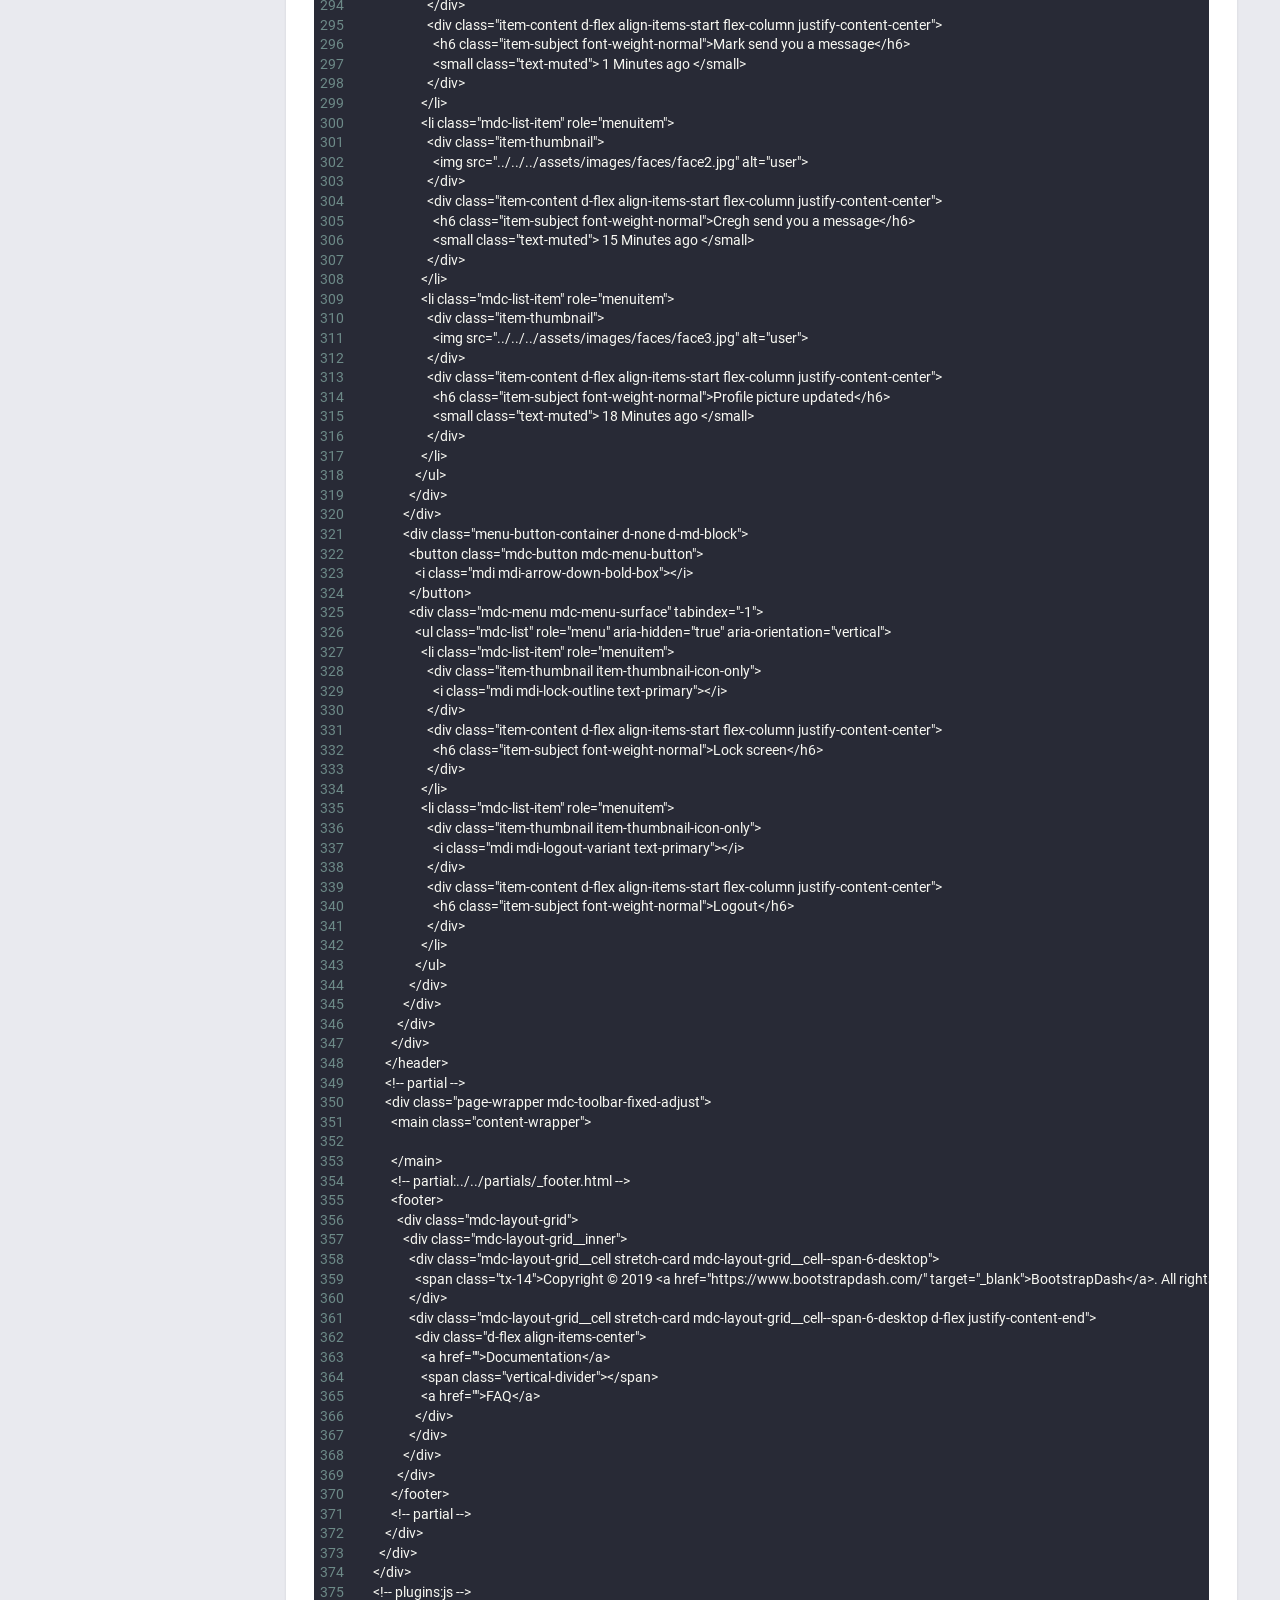
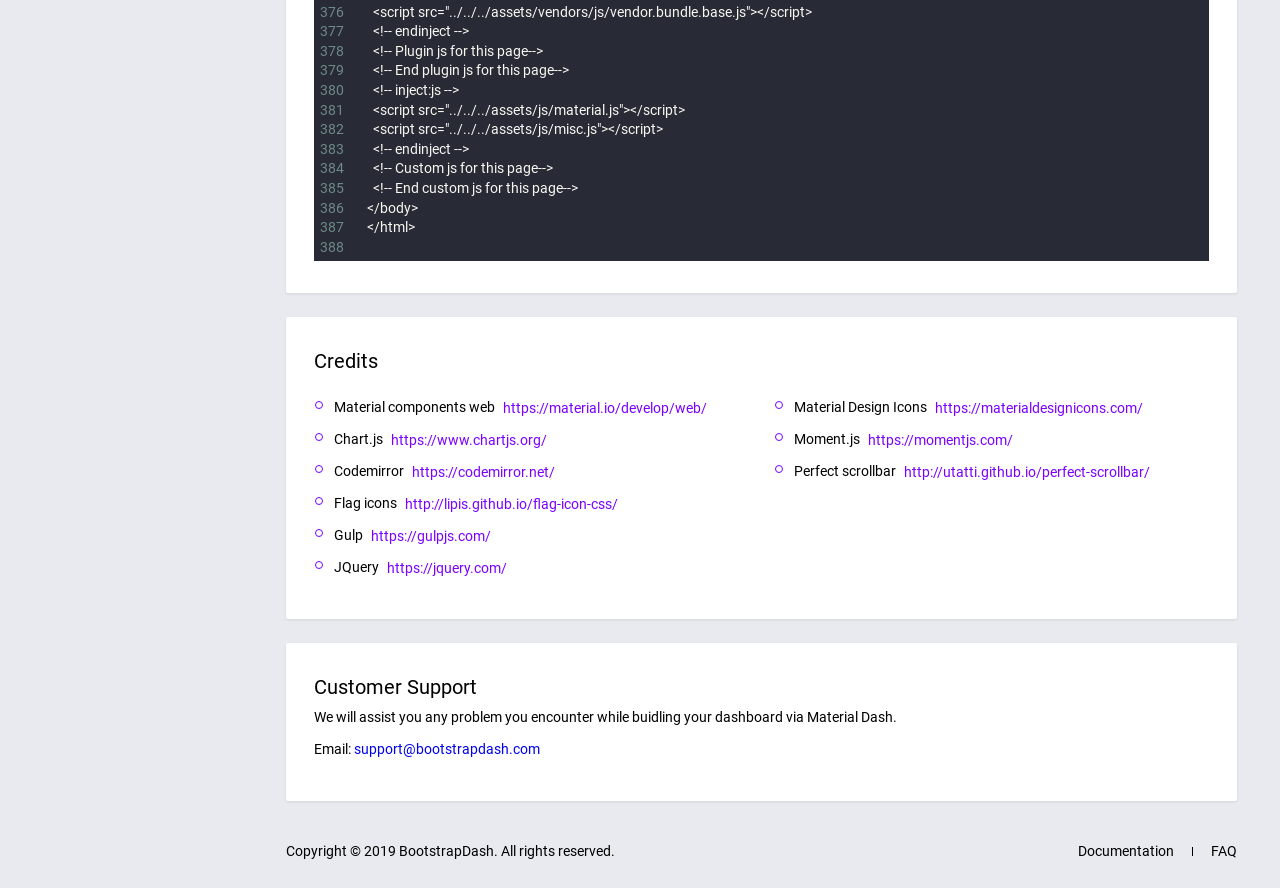
<file: DanceWebUI/wwwroot/MaterialDash-Admin-1.0.0/documentation/documentation.html>
<!DOCTYPE html>
<html lang="en">
<head>
  <meta charset="UTF-8">
  <meta name="viewport" content="width=device-width, initial-scale=1.0">
  <meta http-equiv="X-UA-Compatible" content="ie=edge">
  <title>Documentation - Material Dash</title>
  <!-- plugins:css -->
  <link rel="stylesheet" href="../template/assets/vendors/mdi/css/materialdesignicons.min.css">
  <link rel="stylesheet" href="../template/assets/vendors/css/vendor.bundle.base.css">
  <!-- endinject -->
  <!-- Plugin css for this page -->
  <link rel="stylesheet" href="../template/assets/vendors/codemirror/codemirror.css">
  <link rel="stylesheet" href="../template/assets/vendors/codemirror/dracula.css">
  <!-- End plugin css for this page -->
  <!-- Layout styles -->
  <link rel="stylesheet" href="../template/assets/css/demo/style.css">
  <!-- End layout styles -->
  <link rel="shortcut icon" href="../template/assets/images/favicon.png" />
</head>
<body class="documentation">
  <div class="body-wrapper">
    <!-- sidebar -->
    <aside class="mdc-drawer mdc-drawer--dismissible mdc-drawer--open">
      <div class="mdc-drawer__header">
        <a href="../../index.html" class="brand-logo">
          <img src="../template/assets/images/logo.svg" alt="logo">
        </a>
      </div>
      <div class="mdc-drawer__content">
        <div class="mdc-list-group">
          <nav class="mdc-list mdc-drawer-menu">
            <div class="mdc-list-item mdc-drawer-item">
              <a class="mdc-drawer-link" href="#intro">
                <i class="material-icons mdc-list-item__start-detail mdc-drawer-item-icon" aria-hidden="true">home</i>
                Introduction
              </a>
            </div>
            <div class="mdc-list-item mdc-drawer-item">
              <a class="mdc-drawer-link" href="#file-structure">
                <i class="material-icons mdc-list-item__start-detail mdc-drawer-item-icon" aria-hidden="true">folder</i>
                File Structure
              </a>
            </div>
            <div class="mdc-list-item mdc-drawer-item">
              <a class="mdc-drawer-link" href="#installation">
                <i class="material-icons mdc-list-item__start-detail mdc-drawer-item-icon" aria-hidden="true">settings_applications</i>
                Installation
              </a>
            </div>
            <div class="mdc-list-item mdc-drawer-item">
              <a class="mdc-drawer-link" href="#basic-structure">
                <i class="material-icons mdc-list-item__start-detail mdc-drawer-item-icon" aria-hidden="true">view_quilt</i>
                Basic Structure
              </a>
            </div>
            <div class="mdc-list-item mdc-drawer-item">
              <a class="mdc-drawer-link" href="#credits">
                <i class="material-icons mdc-list-item__start-detail mdc-drawer-item-icon" aria-hidden="true">favorite_border</i>
                Credits
              </a>
            </div>
            <div class="mdc-list-item mdc-drawer-item">
              <a class="mdc-drawer-link" href="#support">
                <i class="material-icons mdc-list-item__start-detail mdc-drawer-item-icon" aria-hidden="true">contact_support</i>
                Customer Support
              </a>
            </div>
          </nav>
        </div>
      </div>
    </aside>
    <!-- partial -->
    <div class="main-wrapper mdc-drawer-app-content">
      <!-- navbar -->
      <header class="mdc-top-app-bar mdc-top-app-bar--fixed">
        <div class="mdc-top-app-bar__row">
          <section class="mdc-top-app-bar__section mdc-top-app-bar__section--align-start">
            <button class="material-icons mdc-top-app-bar__navigation-icon mdc-icon-button sidebar-toggler">menu</button>
            <span class="mdc-top-app-bar__title">Documentation</span>
          </section>
          <section class="mdc-top-app-bar__section mdc-top-app-bar__section--align-end mdc-top-app-bar__section-right" role="toolbar">
            <a href="https://www.bootstrapdash.com/product/material-design-admin-template/" target="_blank" class="mdc-button mdc-button--raised mdc-ripple-upgraded">
              Buy Now
            </a>
          </section>
        </div>
      </header>
      <!-- partial -->
      <div class="page-wrapper mdc-toolbar-fixed-adjust">
        <main class="content-wrapper">
          <div class="mdc-layout-grid">
            <div class="mdc-layout-grid__inner">
              <div class="mdc-layout-grid__cell stretch-card mdc-layout-grid__cell--span-12">
                <div class="mdc-card">
                  <h6 class="card-title" id="intro">Introduction</h6>
                  <p>Material Dash is a responsive HTML template that is based on Material Components for the web (MDC Web) and it is built with Sass. Sass compiler makes it easier to code and customize. Material Components for the web helps developers execute Material Design. Developed by a core team of engineers and UX designers at Google, these components enable a reliable development workflow to build beautiful and functional web projects.
                    All of MDC Web components have been modified to fit the style of Material Dash and provide a consistent look throughout the template.
                  </p>
                  <p>Before you start working with the template, we suggest you go through the pages that are bundled with the theme. Most of the template example pages contain quick tips on how to create or use a component which can
                      be really helpful when you need to create something on the fly.</p>
                  <p class="d-inline"><strong>Note</strong>: We are trying our best to document how to use the template. If you think that something is missing from the documentation, please do not hesitate to tell us about it. If you have any questions or issues regarding this theme please email us at <a class="text-primary" href="mailto:support@bootstrapdash.com">support@bootstrapdash.com</a></p>
                </div>
              </div>
              <div class="mdc-layout-grid__cell stretch-card mdc-layout-grid__cell--span-12">
                <div class="mdc-card">
                  <h6 class="card-title" id="file-structure">File Structure</h6>
                  <p>You can directly use the compiled and ready-to-use the version of the template. But in case you plan to customize the template extensively the template allows you to do so.</p>
                  <p>Once you have download the package you will see the following folder structure inside the folder.</p>
<pre>
Material Dash/
  ├ documentation/
  ├ template/
      ├ assets/
          ├ css/
          ├ fonts/
          ├ images/
          ├ js/
          ├ scss/
          ├ vendors/
      ├ demo/
          ├ pages/
          ├ partials/
          ├ index.html
      ├ gulp-tasks/
      ├ gulpfile.js
      ├ index.html
      ├ package.json
  ├ CHANGELOG.md
</pre>
                  <p class="mt-1">Note: The root folder denoted further in this documentation refers to the 'template' folder inside the downloaded folder</p>  
                  <div class="alert alert-success mt-4 d-flex align-items-center">
                    <i class="material-icons mr-3">info</i>
                    <p>We have bundled up the vendor files needed for demo purpose into a folder 'vendors', you may not need all those vendors in your application.  If you want to make any change in the vendor package files, you need to change the src path for related tasks in the file gulpfile.js and run the task <code>bundleVendors</code> to rebuild the vendor files.</p>
                  </div>   
                  
                  <hr class="mt-4 mb-4">

                  <h6 class="card-title" id="installation">Installation</h6>
                  <p>You need to install package files/Dependencies for this project if you want to customize it. To do this, you must have <span class="font-weight-bold">node and npm</span> installed in your computer.</p>
                  <p>Installation guide of the node can be found <a href="https://nodejs.org/en/" target="_blank">here</a>. As npm comes bundled with a node, a separate installation of npm is not needed.</p>
                  <p>If you have installed them, just go to the root folder and run the following command in your command prompt or terminal (for the mac users).</p>
<pre>npm install</pre>
                  <p class="mt-4">This will install the dev dependencies in the local <span class="font-weight-bold">node_modules</span> folder in your root directory.</p>
                  <p class="mt-2">Then you will need to install <span class="font-weight-bold">Gulp</span>. We use the Gulp task manager for the development processes. Gulp will watch for changes to the SCSS files and automatically compile the files to CSS.</p>
                  <p>Getting started with Gulp is pretty simple. The <a href="https://gulpjs.com/" target="_blank">Gulp</a> site is a great place to get information on installing Gulp if you need more information. You need to first install Gulp-cli in your machine using the below command.</p>
<pre>npm install -g gulp-cli</pre>
                  <p class="mt-4">This installs Gulp-cli globally to your machine. The other thing that Gulp requires, which, is really what does all the work, is the gulpfile.js. In this file, you set up all of your tasks that you will run.</p>
                  <p>Don't worry. We have this file already created for you!</p>
                  <p>To run this project in development mode enter the following command below. This will start the file watch by gulp and whenever a file is modified, the SCSS files will be compiled to create the CSS file.</p>
<pre>gulp serve</pre>
                  <div class="alert alert-warning mt-4 d-flex align-items-center">
                    <i class="material-icons mr-3">info</i>It is important to run  <code class="ml-1 mr-1"> gulp serve </code>  command from the directory where the gulpfile.js is located.
                  </div>
                </div> <!--mdc-card-->
              </div>
              <div class="mdc-layout-grid__cell stretch-card mdc-layout-grid__cell--span-12">
                <div class="mdc-card">
                  <h6 class="card-title" id="basic-structure">Basic structure</h6>
                  <p class="mb-4"> The below snippet shows the basic HTML structure of Material Dash Admin. Please note that all the stylesheets and script files in the below snippet should be included to render Material Dash Admin styles. </p>
<textarea class="code-non-editable">
  <!DOCTYPE html>
  <html lang="en">
  <head>
    <meta charset="UTF-8">
    <meta name="viewport" content="width=device-width, initial-scale=1.0">
    <meta http-equiv="X-UA-Compatible" content="ie=edge">
    <title>Material Dash</title>
    <!-- plugins:css -->
    <link rel="stylesheet" href="../../../assets/vendors/mdi/css/materialdesignicons.min.css">
    <link rel="stylesheet" href="../../../assets/vendors/css/vendor.bundle.base.css">
    <!-- endinject -->
    <!-- Plugin css for this page -->
    <!-- End plugin css for this page -->
    <!-- Layout styles -->
    <link rel="stylesheet" href="../../../assets/css/demo/style.css">
    <!-- End layout styles -->
    <link rel="shortcut icon" href="../../../assets/images/favicon.png" />
  </head>
  <body>
  <script src="../assets/js/preloader.js"></script>
    <div class="body-wrapper">
      <!-- partial:../../partials/_sidebar.html -->
      <aside class="mdc-drawer mdc-drawer--dismissible mdc-drawer--open">
        <div class="mdc-drawer__header">
          <a href="../../index.html" class="brand-logo">
            <img src="../../../assets/images/logo.svg" alt="logo">
          </a>
        </div>
        <div class="mdc-drawer__content">
          <div class="user-info">
            <p class="name">Clyde Miles</p>
            <p class="email">clydemiles@elenor.us</p>
          </div>
          <div class="mdc-list-group">
            <nav class="mdc-list mdc-drawer-menu">
              <div class="mdc-list-item mdc-drawer-item">
                <a class="mdc-drawer-link" href="../../index.html">
                  <i class="material-icons mdc-list-item__start-detail mdc-drawer-item-icon" aria-hidden="true">home</i>
                  Dashboard
                </a>
              </div>
              <div class="mdc-list-item mdc-drawer-item">
                <a class="mdc-drawer-link" href="../../pages/forms/basic-forms.html">
                  <i class="material-icons mdc-list-item__start-detail mdc-drawer-item-icon" aria-hidden="true">track_changes</i>
                  Forms
                </a>
              </div>
              <div class="mdc-list-item mdc-drawer-item">
                <a class="mdc-expansion-panel-link" href="#" data-toggle="expansionPanel" data-target="ui-sub-menu">
                  <i class="material-icons mdc-list-item__start-detail mdc-drawer-item-icon" aria-hidden="true">dashboard</i>
                  UI Features
                  <i class="mdc-drawer-arrow material-icons">chevron_right</i>
                </a>
                <div class="mdc-expansion-panel" id="ui-sub-menu">
                  <nav class="mdc-list mdc-drawer-submenu">
                    <div class="mdc-list-item mdc-drawer-item">
                      <a class="mdc-drawer-link" href="../../pages/ui-features/buttons.html">
                        Buttons
                      </a>
                    </div>
                    <div class="mdc-list-item mdc-drawer-item">
                      <a class="mdc-drawer-link" href="../../pages/ui-features/typography.html">
                        Typography
                      </a>
                    </div>
                  </nav>
                </div>
              </div>
              <div class="mdc-list-item mdc-drawer-item">
                <a class="mdc-drawer-link" href="../../pages/tables/basic-tables.html">
                  <i class="material-icons mdc-list-item__start-detail mdc-drawer-item-icon" aria-hidden="true">grid_on</i>
                  Tables
                </a>
              </div>
              <div class="mdc-list-item mdc-drawer-item">
                <a class="mdc-drawer-link" href="../../pages/charts/chartjs.html">
                  <i class="material-icons mdc-list-item__start-detail mdc-drawer-item-icon" aria-hidden="true">pie_chart_outlined</i>
                  Charts
                </a>
              </div>
              <div class="mdc-list-item mdc-drawer-item">
                <a class="mdc-expansion-panel-link" href="#" data-toggle="expansionPanel" data-target="sample-page-submenu">
                  <i class="material-icons mdc-list-item__start-detail mdc-drawer-item-icon" aria-hidden="true">pages</i>
                  Sample Pages
                  <i class="mdc-drawer-arrow material-icons">chevron_right</i>
                </a>
                <div class="mdc-expansion-panel" id="sample-page-submenu">
                  <nav class="mdc-list mdc-drawer-submenu">
                    <div class="mdc-list-item mdc-drawer-item">
                      <a class="mdc-drawer-link" href="../../pages/samples/blank-page.html">
                        Blank Page
                      </a>
                    </div>
                    <div class="mdc-list-item mdc-drawer-item">
                      <a class="mdc-drawer-link" href="../../pages/samples/403.html">
                        403
                      </a>
                    </div>
                    <div class="mdc-list-item mdc-drawer-item">
                      <a class="mdc-drawer-link" href="../../pages/samples/404.html">
                        404
                      </a>
                    </div>
                    <div class="mdc-list-item mdc-drawer-item">
                      <a class="mdc-drawer-link" href="../../pages/samples/500.html">
                        500
                      </a>
                    </div>
                    <div class="mdc-list-item mdc-drawer-item">
                      <a class="mdc-drawer-link" href="../../pages/samples/505.html">
                        505
                      </a>
                    </div>
                    <div class="mdc-list-item mdc-drawer-item">
                      <a class="mdc-drawer-link" href="../../pages/samples/login.html">
                        Login
                      </a>
                    </div>
                    <div class="mdc-list-item mdc-drawer-item">
                      <a class="mdc-drawer-link" href="../../pages/samples/register.html">
                        Register
                      </a>
                    </div>
                  </nav>
                </div>
              </div>
              <div class="mdc-list-item mdc-drawer-item">
                <a class="mdc-drawer-link" href="https://www.bootstrapdash.com/demo/material-admin-free/jquery/documentation/documentation.html" target="_blank">
                  <i class="material-icons mdc-list-item__start-detail mdc-drawer-item-icon" aria-hidden="true">description</i>
                  Documentation
                </a>
              </div>
            </nav>
          </div>
          <div class="profile-actions">
            <a href="javascript:;">Settings</a>
            <span class="divider"></span>
            <a href="javascript:;">Logout</a>
          </div>
          <div class="mdc-card premium-card">
            <div class="d-flex align-items-center">
              <div class="mdc-card icon-card box-shadow-0">
                <i class="mdi mdi-shield-outline"></i>
              </div>
              <div>
                <p class="mt-0 mb-1 ml-2 font-weight-bold tx-12">Material Dash</p>
                <p class="mt-0 mb-0 ml-2 tx-10">Pro available</p>
              </div>
            </div>
            <p class="tx-8 mt-3 mb-1">More elements. More Pages.</p>
            <p class="tx-8 mb-3">Starting from $25.</p>
            <a href="https://www.bootstrapdash.com/product/material-design-admin-template/" target="_blank">
              <span class="mdc-button mdc-button--raised mdc-button--white">Upgrade to Pro</span>
            </a>
          </div>
        </div>
      </aside>
      <!-- partial -->
      <div class="main-wrapper mdc-drawer-app-content">
        <!-- partial:../../partials/_navbar.html -->
        <header class="mdc-top-app-bar">
          <div class="mdc-top-app-bar__row">
            <div class="mdc-top-app-bar__section mdc-top-app-bar__section--align-start">
              <button class="material-icons mdc-top-app-bar__navigation-icon mdc-icon-button sidebar-toggler">menu</button>
              <span class="mdc-top-app-bar__title">Greetings Clyde!</span>
              <div class="mdc-text-field mdc-text-field--outlined mdc-text-field--with-leading-icon search-text-field d-none d-md-flex">
                <i class="material-icons mdc-text-field__icon">search</i>
                <input class="mdc-text-field__input" id="text-field-hero-input">
                <div class="mdc-notched-outline">
                  <div class="mdc-notched-outline__leading"></div>
                  <div class="mdc-notched-outline__notch">
                    <label for="text-field-hero-input" class="mdc-floating-label">Search..</label>
                  </div>
                  <div class="mdc-notched-outline__trailing"></div>
                </div>
              </div>
            </div>
            <div class="mdc-top-app-bar__section mdc-top-app-bar__section--align-end mdc-top-app-bar__section-right">
              <div class="menu-button-container menu-profile d-none d-md-block">
                <button class="mdc-button mdc-menu-button">
                  <span class="d-flex align-items-center">
                    <span class="figure">
                      <img src="../../../assets/images/faces/face1.jpg" alt="user" class="user">
                    </span>
                    <span class="user-name">Clyde Miles</span>
                  </span>
                </button>
                <div class="mdc-menu mdc-menu-surface" tabindex="-1">
                  <ul class="mdc-list" role="menu" aria-hidden="true" aria-orientation="vertical">
                    <li class="mdc-list-item" role="menuitem">
                      <div class="item-thumbnail item-thumbnail-icon-only">
                        <i class="mdi mdi-account-edit-outline text-primary"></i>
                      </div>
                      <div class="item-content d-flex align-items-start flex-column justify-content-center">
                        <h6 class="item-subject font-weight-normal">Edit profile</h6>
                      </div>
                    </li>
                    <li class="mdc-list-item" role="menuitem">
                      <div class="item-thumbnail item-thumbnail-icon-only">
                        <i class="mdi mdi-settings-outline text-primary"></i>                      
                      </div>
                      <div class="item-content d-flex align-items-start flex-column justify-content-center">
                        <h6 class="item-subject font-weight-normal">Logout</h6>
                      </div>
                    </li>
                  </ul>
                </div>
              </div>
              <div class="divider d-none d-md-block"></div>
              <div class="menu-button-container d-none d-md-block">
                <button class="mdc-button mdc-menu-button">
                  <i class="mdi mdi-settings"></i>
                </button>
                <div class="mdc-menu mdc-menu-surface" tabindex="-1">
                  <ul class="mdc-list" role="menu" aria-hidden="true" aria-orientation="vertical">
                    <li class="mdc-list-item" role="menuitem">
                      <div class="item-thumbnail item-thumbnail-icon-only">
                        <i class="mdi mdi-alert-circle-outline text-primary"></i>
                      </div>
                      <div class="item-content d-flex align-items-start flex-column justify-content-center">
                        <h6 class="item-subject font-weight-normal">Settings</h6>
                      </div>
                    </li>
                    <li class="mdc-list-item" role="menuitem">
                      <div class="item-thumbnail item-thumbnail-icon-only">
                        <i class="mdi mdi-progress-download text-primary"></i>                      
                      </div>
                      <div class="item-content d-flex align-items-start flex-column justify-content-center">
                        <h6 class="item-subject font-weight-normal">Update</h6>
                      </div>
                    </li>
                  </ul>
                </div>
              </div>
              <div class="menu-button-container">
                <button class="mdc-button mdc-menu-button">
                  <i class="mdi mdi-bell"></i>
                </button>
                <div class="mdc-menu mdc-menu-surface" tabindex="-1">
                  <h6 class="title"> <i class="mdi mdi-bell-outline mr-2 tx-16"></i> Notifications</h6>
                  <ul class="mdc-list" role="menu" aria-hidden="true" aria-orientation="vertical">
                    <li class="mdc-list-item" role="menuitem">
                      <div class="item-thumbnail item-thumbnail-icon">
                        <i class="mdi mdi-email-outline"></i>
                      </div>
                      <div class="item-content d-flex align-items-start flex-column justify-content-center">
                        <h6 class="item-subject font-weight-normal">You received a new message</h6>
                        <small class="text-muted"> 6 min ago </small>
                      </div>
                    </li>
                    <li class="mdc-list-item" role="menuitem">
                      <div class="item-thumbnail item-thumbnail-icon">
                        <i class="mdi mdi-account-outline"></i>                      
                      </div>
                      <div class="item-content d-flex align-items-start flex-column justify-content-center">
                        <h6 class="item-subject font-weight-normal">New user registered</h6>
                        <small class="text-muted"> 15 min ago </small>
                      </div>
                    </li>
                    <li class="mdc-list-item" role="menuitem">
                      <div class="item-thumbnail item-thumbnail-icon">
                        <i class="mdi mdi-alert-circle-outline"></i>
                      </div>
                      <div class="item-content d-flex align-items-start flex-column justify-content-center">
                        <h6 class="item-subject font-weight-normal">System Alert</h6>
                        <small class="text-muted"> 2 days ago </small>
                      </div>
                    </li> 
                    <li class="mdc-list-item" role="menuitem">
                      <div class="item-thumbnail item-thumbnail-icon">
                        <i class="mdi mdi-update"></i>
                      </div>
                      <div class="item-content d-flex align-items-start flex-column justify-content-center">
                        <h6 class="item-subject font-weight-normal">You have a new update</h6>
                        <small class="text-muted"> 3 days ago </small>
                      </div>
                    </li> 
                  </ul>
                </div>
              </div>
              <div class="menu-button-container">
                <button class="mdc-button mdc-menu-button">
                  <i class="mdi mdi-email"></i>
                  <span class="count-indicator">
                    <span class="count">3</span>
                  </span>
                </button>
                <div class="mdc-menu mdc-menu-surface" tabindex="-1">
                  <h6 class="title"><i class="mdi mdi-email-outline mr-2 tx-16"></i> Messages</h6>
                  <ul class="mdc-list" role="menu" aria-hidden="true" aria-orientation="vertical">
                    <li class="mdc-list-item" role="menuitem">
                      <div class="item-thumbnail">
                        <img src="../../../assets/images/faces/face4.jpg" alt="user">
                      </div>
                      <div class="item-content d-flex align-items-start flex-column justify-content-center">
                        <h6 class="item-subject font-weight-normal">Mark send you a message</h6>
                        <small class="text-muted"> 1 Minutes ago </small>
                      </div>
                    </li>
                    <li class="mdc-list-item" role="menuitem">
                      <div class="item-thumbnail">
                        <img src="../../../assets/images/faces/face2.jpg" alt="user">
                      </div>
                      <div class="item-content d-flex align-items-start flex-column justify-content-center">
                        <h6 class="item-subject font-weight-normal">Cregh send you a message</h6>
                        <small class="text-muted"> 15 Minutes ago </small>
                      </div>
                    </li>
                    <li class="mdc-list-item" role="menuitem">
                      <div class="item-thumbnail">
                        <img src="../../../assets/images/faces/face3.jpg" alt="user">
                      </div>
                      <div class="item-content d-flex align-items-start flex-column justify-content-center">
                        <h6 class="item-subject font-weight-normal">Profile picture updated</h6>
                        <small class="text-muted"> 18 Minutes ago </small>
                      </div>
                    </li>                
                  </ul>
                </div>
              </div>
              <div class="menu-button-container d-none d-md-block">
                <button class="mdc-button mdc-menu-button">
                  <i class="mdi mdi-arrow-down-bold-box"></i>
                </button>
                <div class="mdc-menu mdc-menu-surface" tabindex="-1">
                  <ul class="mdc-list" role="menu" aria-hidden="true" aria-orientation="vertical">
                    <li class="mdc-list-item" role="menuitem">
                      <div class="item-thumbnail item-thumbnail-icon-only">
                        <i class="mdi mdi-lock-outline text-primary"></i>
                      </div>
                      <div class="item-content d-flex align-items-start flex-column justify-content-center">
                        <h6 class="item-subject font-weight-normal">Lock screen</h6>
                      </div>
                    </li>
                    <li class="mdc-list-item" role="menuitem">
                      <div class="item-thumbnail item-thumbnail-icon-only">
                        <i class="mdi mdi-logout-variant text-primary"></i>                      
                      </div>
                      <div class="item-content d-flex align-items-start flex-column justify-content-center">
                        <h6 class="item-subject font-weight-normal">Logout</h6>
                      </div>
                    </li>
                  </ul>
                </div>
              </div>
            </div>
          </div>
        </header>
        <!-- partial -->
        <div class="page-wrapper mdc-toolbar-fixed-adjust">
          <main class="content-wrapper">
            
          </main>
          <!-- partial:../../partials/_footer.html -->
          <footer>
            <div class="mdc-layout-grid">
              <div class="mdc-layout-grid__inner">
                <div class="mdc-layout-grid__cell stretch-card mdc-layout-grid__cell--span-6-desktop">
                  <span class="tx-14">Copyright © 2019 <a href="https://www.bootstrapdash.com/" target="_blank">BootstrapDash</a>. All rights reserved.</span>
                </div>
                <div class="mdc-layout-grid__cell stretch-card mdc-layout-grid__cell--span-6-desktop d-flex justify-content-end">
                  <div class="d-flex align-items-center">
                    <a href="">Documentation</a>
                    <span class="vertical-divider"></span>
                    <a href="">FAQ</a>
                  </div>
                </div>
              </div>
            </div>
          </footer>
          <!-- partial -->
        </div>
      </div>
    </div>
    <!-- plugins:js -->
    <script src="../../../assets/vendors/js/vendor.bundle.base.js"></script>
    <!-- endinject -->
    <!-- Plugin js for this page-->
    <!-- End plugin js for this page-->
    <!-- inject:js -->
    <script src="../../../assets/js/material.js"></script>
    <script src="../../../assets/js/misc.js"></script>
    <!-- endinject -->
    <!-- Custom js for this page-->
    <!-- End custom js for this page-->
  </body>
  </html>
</textarea>
                </div>
              </div>
              <div class="mdc-layout-grid__cell stretch-card mdc-layout-grid__cell--span-12">
                <div class="mdc-card">
                  <h6 class="card-title" id="credits">Credits</h6>
                  <div class="mdc-layout-grid__inner credits">
                    <div class="mdc-layout-grid__cell stretch-card mdc-layout-grid__cell--span-6 mdc-layout-grid__cell--span-12-tablet">
                      <ul class="credit-list">
                        <li>
                          <p>Material components web</p> <a href="https://material.io/develop/web/" target="_blank">https://material.io/develop/web/</a>
                        </li>
                        <li>
                          <p>Chart.js</p> <a href="https://www.chartjs.org/" target="_blank">https://www.chartjs.org/</a>
                        </li>
                        <li>
                          <p>Codemirror</p> <a href="https://codemirror.net/" target="_blank">https://codemirror.net/</a>
                        </li>
                        <li>
                          <p>Flag icons</p> <a href="http://lipis.github.io/flag-icon-css/" target="_blank">http://lipis.github.io/flag-icon-css/</a>
                        </li>
                        <li>
                          <p>Gulp</p> <a href="https://gulpjs.com/" target="_blank">https://gulpjs.com/</a>
                        </li>
                        <li>
                          <p>JQuery</p> <a href="https://jquery.com/" target="_blank">https://jquery.com/</a>
                        </li>
                      </ul>
                    </div>
                    <div class="mdc-layout-grid__cell stretch-card mdc-layout-grid__cell--span-6 mdc-layout-grid__cell--span-12-tablet">
                      <ul class="credit-list">
                        <li>
                          <p>Material Design Icons</p> <a href="https://materialdesignicons.com/" target="_blank">https://materialdesignicons.com/</a>
                        </li>
                        <li>
                          <p>Moment.js</p> <a href="https://momentjs.com/" target="_blank">https://momentjs.com/</a>
                        </li>
                        <li>
                          <p>Perfect scrollbar</p> <a href="http://utatti.github.io/perfect-scrollbar/" target="_blank">http://utatti.github.io/perfect-scrollbar/</a>
                        </li>
                      </ul>
                    </div>
                  </div>
                </div>
              </div>
              <div class="mdc-layout-grid__cell stretch-card mdc-layout-grid__cell--span-12">
                <div class="mdc-card">
                  <h6 class="card-title" id="support">Customer Support</h6>
                  <p>We will assist you any problem you encounter while buidling your dashboard via Material Dash.</p>
                  <p>Email: <a href="mailto:support@bootstrapdash.com">support@bootstrapdash.com</a> </p>
                </div>
              </div>
              <!-- Ripple Enabled Buttons Ends -->
            </div>
          </div>
        </main>
        <!-- footer -->
        <footer>
          <div class="mdc-layout-grid">
            <div class="mdc-layout-grid__inner">
              <div class="mdc-layout-grid__cell stretch-card mdc-layout-grid__cell--span-6-desktop">
                <span class="tx-14">Copyright © 2019 <a href="https://www.bootstrapdash.com/" target="_blank">BootstrapDash</a>. All rights reserved.</span>
              </div>
              <div class="mdc-layout-grid__cell stretch-card mdc-layout-grid__cell--span-6-desktop d-flex justify-content-end">
                <div class="d-flex align-items-center">
                  <a href="">Documentation</a>
                  <span class="vertical-divider"></span>
                  <a href="">FAQ</a>
                </div>
              </div>
            </div>
          </div>
        </footer>
        <!-- partial -->
      </div>
    </div>
  </div>
  <!-- plugins:js -->
  <script src="../template/assets/vendors/js/vendor.bundle.base.js"></script>
  <!-- endinject -->
  <!-- Plugin js for this page-->
  <script src="../template/assets/vendors/codemirror/codemirror.js"></script>
  <script src="../template/assets/vendors/codemirror/javascript.js"></script>
  <script src="../template/assets/vendors/codemirror/shell.js"></script>
  <!-- End plugin js for this page-->
  <!-- inject:js -->
  <script src="../template/assets/js/material.js"></script>
  <script src="../template/assets/js/misc.js"></script>
  <!-- endinject -->
  <!-- Custom js for this page-->
  <script src="./script.js"></script>
  <!-- End custom js for this page-->
</body>
</html>
</file>
<file: DanceWebUI/wwwroot/MaterialDash-Admin-1.0.0/template/assets/vendors/css/vendor.bundle.base.css>
/*
 * Container style
 */
.ps {
  overflow: hidden !important;
  overflow-anchor: none;
  -ms-overflow-style: none;
  touch-action: auto;
  -ms-touch-action: auto;
}

/*
 * Scrollbar rail styles
 */
.ps__rail-x {
  display: none;
  opacity: 0;
  transition: background-color .2s linear, opacity .2s linear;
  -webkit-transition: background-color .2s linear, opacity .2s linear;
  height: 15px;
  /* there must be 'bottom' or 'top' for ps__rail-x */
  bottom: 0px;
  /* please don't change 'position' */
  position: absolute;
}

.ps__rail-y {
  display: none;
  opacity: 0;
  transition: background-color .2s linear, opacity .2s linear;
  -webkit-transition: background-color .2s linear, opacity .2s linear;
  width: 15px;
  /* there must be 'right' or 'left' for ps__rail-y */
  right: 0;
  /* please don't change 'position' */
  position: absolute;
}

.ps--active-x > .ps__rail-x,
.ps--active-y > .ps__rail-y {
  display: block;
  background-color: transparent;
}

.ps:hover > .ps__rail-x,
.ps:hover > .ps__rail-y,
.ps--focus > .ps__rail-x,
.ps--focus > .ps__rail-y,
.ps--scrolling-x > .ps__rail-x,
.ps--scrolling-y > .ps__rail-y {
  opacity: 0.6;
}

.ps .ps__rail-x:hover,
.ps .ps__rail-y:hover,
.ps .ps__rail-x:focus,
.ps .ps__rail-y:focus,
.ps .ps__rail-x.ps--clicking,
.ps .ps__rail-y.ps--clicking {
  background-color: #eee;
  opacity: 0.9;
}

/*
 * Scrollbar thumb styles
 */
.ps__thumb-x {
  background-color: #aaa;
  border-radius: 6px;
  transition: background-color .2s linear, height .2s ease-in-out;
  -webkit-transition: background-color .2s linear, height .2s ease-in-out;
  height: 6px;
  /* there must be 'bottom' for ps__thumb-x */
  bottom: 2px;
  /* please don't change 'position' */
  position: absolute;
}

.ps__thumb-y {
  background-color: #aaa;
  border-radius: 6px;
  transition: background-color .2s linear, width .2s ease-in-out;
  -webkit-transition: background-color .2s linear, width .2s ease-in-out;
  width: 6px;
  /* there must be 'right' for ps__thumb-y */
  right: 2px;
  /* please don't change 'position' */
  position: absolute;
}

.ps__rail-x:hover > .ps__thumb-x,
.ps__rail-x:focus > .ps__thumb-x,
.ps__rail-x.ps--clicking .ps__thumb-x {
  background-color: #999;
  height: 11px;
}

.ps__rail-y:hover > .ps__thumb-y,
.ps__rail-y:focus > .ps__thumb-y,
.ps__rail-y.ps--clicking .ps__thumb-y {
  background-color: #999;
  width: 11px;
}

/* MS supports */
@supports (-ms-overflow-style: none) {
  .ps {
    overflow: auto !important;
  }
}

@media screen and (-ms-high-contrast: active), (-ms-high-contrast: none) {
  .ps {
    overflow: auto !important;
  }
}
</file>
<file: DanceWebUI/wwwroot/MaterialDash-Admin-1.0.0/template/assets/vendors/flag-icon-css/css/flag-icon.min.css>
.flag-icon-background{background-size:contain;background-position:50%;background-repeat:no-repeat}.flag-icon{background-size:contain;background-position:50%;background-repeat:no-repeat;position:relative;display:inline-block;width:1.33333333em;line-height:1em}.flag-icon:before{content:'\00a0'}.flag-icon.flag-icon-squared{width:1em}.flag-icon-ad{background-image:url(../flags/4x3/ad.svg)}.flag-icon-ad.flag-icon-squared{background-image:url(../flags/1x1/ad.svg)}.flag-icon-ae{background-image:url(../flags/4x3/ae.svg)}.flag-icon-ae.flag-icon-squared{background-image:url(../flags/1x1/ae.svg)}.flag-icon-af{background-image:url(../flags/4x3/af.svg)}.flag-icon-af.flag-icon-squared{background-image:url(../flags/1x1/af.svg)}.flag-icon-ag{background-image:url(../flags/4x3/ag.svg)}.flag-icon-ag.flag-icon-squared{background-image:url(../flags/1x1/ag.svg)}.flag-icon-ai{background-image:url(../flags/4x3/ai.svg)}.flag-icon-ai.flag-icon-squared{background-image:url(../flags/1x1/ai.svg)}.flag-icon-al{background-image:url(../flags/4x3/al.svg)}.flag-icon-al.flag-icon-squared{background-image:url(../flags/1x1/al.svg)}.flag-icon-am{background-image:url(../flags/4x3/am.svg)}.flag-icon-am.flag-icon-squared{background-image:url(../flags/1x1/am.svg)}.flag-icon-ao{background-image:url(../flags/4x3/ao.svg)}.flag-icon-ao.flag-icon-squared{background-image:url(../flags/1x1/ao.svg)}.flag-icon-aq{background-image:url(../flags/4x3/aq.svg)}.flag-icon-aq.flag-icon-squared{background-image:url(../flags/1x1/aq.svg)}.flag-icon-ar{background-image:url(../flags/4x3/ar.svg)}.flag-icon-ar.flag-icon-squared{background-image:url(../flags/1x1/ar.svg)}.flag-icon-as{background-image:url(../flags/4x3/as.svg)}.flag-icon-as.flag-icon-squared{background-image:url(../flags/1x1/as.svg)}.flag-icon-at{background-image:url(../flags/4x3/at.svg)}.flag-icon-at.flag-icon-squared{background-image:url(../flags/1x1/at.svg)}.flag-icon-au{background-image:url(../flags/4x3/au.svg)}.flag-icon-au.flag-icon-squared{background-image:url(../flags/1x1/au.svg)}.flag-icon-aw{background-image:url(../flags/4x3/aw.svg)}.flag-icon-aw.flag-icon-squared{background-image:url(../flags/1x1/aw.svg)}.flag-icon-ax{background-image:url(../flags/4x3/ax.svg)}.flag-icon-ax.flag-icon-squared{background-image:url(../flags/1x1/ax.svg)}.flag-icon-az{background-image:url(../flags/4x3/az.svg)}.flag-icon-az.flag-icon-squared{background-image:url(../flags/1x1/az.svg)}.flag-icon-ba{background-image:url(../flags/4x3/ba.svg)}.flag-icon-ba.flag-icon-squared{background-image:url(../flags/1x1/ba.svg)}.flag-icon-bb{background-image:url(../flags/4x3/bb.svg)}.flag-icon-bb.flag-icon-squared{background-image:url(../flags/1x1/bb.svg)}.flag-icon-bd{background-image:url(../flags/4x3/bd.svg)}.flag-icon-bd.flag-icon-squared{background-image:url(../flags/1x1/bd.svg)}.flag-icon-be{background-image:url(../flags/4x3/be.svg)}.flag-icon-be.flag-icon-squared{background-image:url(../flags/1x1/be.svg)}.flag-icon-bf{background-image:url(../flags/4x3/bf.svg)}.flag-icon-bf.flag-icon-squared{background-image:url(../flags/1x1/bf.svg)}.flag-icon-bg{background-image:url(../flags/4x3/bg.svg)}.flag-icon-bg.flag-icon-squared{background-image:url(../flags/1x1/bg.svg)}.flag-icon-bh{background-image:url(../flags/4x3/bh.svg)}.flag-icon-bh.flag-icon-squared{background-image:url(../flags/1x1/bh.svg)}.flag-icon-bi{background-image:url(../flags/4x3/bi.svg)}.flag-icon-bi.flag-icon-squared{background-image:url(../flags/1x1/bi.svg)}.flag-icon-bj{background-image:url(../flags/4x3/bj.svg)}.flag-icon-bj.flag-icon-squared{background-image:url(../flags/1x1/bj.svg)}.flag-icon-bl{background-image:url(../flags/4x3/bl.svg)}.flag-icon-bl.flag-icon-squared{background-image:url(../flags/1x1/bl.svg)}.flag-icon-bm{background-image:url(../flags/4x3/bm.svg)}.flag-icon-bm.flag-icon-squared{background-image:url(../flags/1x1/bm.svg)}.flag-icon-bn{background-image:url(../flags/4x3/bn.svg)}.flag-icon-bn.flag-icon-squared{background-image:url(../flags/1x1/bn.svg)}.flag-icon-bo{background-image:url(../flags/4x3/bo.svg)}.flag-icon-bo.flag-icon-squared{background-image:url(../flags/1x1/bo.svg)}.flag-icon-bq{background-image:url(../flags/4x3/bq.svg)}.flag-icon-bq.flag-icon-squared{background-image:url(../flags/1x1/bq.svg)}.flag-icon-br{background-image:url(../flags/4x3/br.svg)}.flag-icon-br.flag-icon-squared{background-image:url(../flags/1x1/br.svg)}.flag-icon-bs{background-image:url(../flags/4x3/bs.svg)}.flag-icon-bs.flag-icon-squared{background-image:url(../flags/1x1/bs.svg)}.flag-icon-bt{background-image:url(../flags/4x3/bt.svg)}.flag-icon-bt.flag-icon-squared{background-image:url(../flags/1x1/bt.svg)}.flag-icon-bv{background-image:url(../flags/4x3/bv.svg)}.flag-icon-bv.flag-icon-squared{background-image:url(../flags/1x1/bv.svg)}.flag-icon-bw{background-image:url(../flags/4x3/bw.svg)}.flag-icon-bw.flag-icon-squared{background-image:url(../flags/1x1/bw.svg)}.flag-icon-by{background-image:url(../flags/4x3/by.svg)}.flag-icon-by.flag-icon-squared{background-image:url(../flags/1x1/by.svg)}.flag-icon-bz{background-image:url(../flags/4x3/bz.svg)}.flag-icon-bz.flag-icon-squared{background-image:url(../flags/1x1/bz.svg)}.flag-icon-ca{background-image:url(../flags/4x3/ca.svg)}.flag-icon-ca.flag-icon-squared{background-image:url(../flags/1x1/ca.svg)}.flag-icon-cc{background-image:url(../flags/4x3/cc.svg)}.flag-icon-cc.flag-icon-squared{background-image:url(../flags/1x1/cc.svg)}.flag-icon-cd{background-image:url(../flags/4x3/cd.svg)}.flag-icon-cd.flag-icon-squared{background-image:url(../flags/1x1/cd.svg)}.flag-icon-cf{background-image:url(../flags/4x3/cf.svg)}.flag-icon-cf.flag-icon-squared{background-image:url(../flags/1x1/cf.svg)}.flag-icon-cg{background-image:url(../flags/4x3/cg.svg)}.flag-icon-cg.flag-icon-squared{background-image:url(../flags/1x1/cg.svg)}.flag-icon-ch{background-image:url(../flags/4x3/ch.svg)}.flag-icon-ch.flag-icon-squared{background-image:url(../flags/1x1/ch.svg)}.flag-icon-ci{background-image:url(../flags/4x3/ci.svg)}.flag-icon-ci.flag-icon-squared{background-image:url(../flags/1x1/ci.svg)}.flag-icon-ck{background-image:url(../flags/4x3/ck.svg)}.flag-icon-ck.flag-icon-squared{background-image:url(../flags/1x1/ck.svg)}.flag-icon-cl{background-image:url(../flags/4x3/cl.svg)}.flag-icon-cl.flag-icon-squared{background-image:url(../flags/1x1/cl.svg)}.flag-icon-cm{background-image:url(../flags/4x3/cm.svg)}.flag-icon-cm.flag-icon-squared{background-image:url(../flags/1x1/cm.svg)}.flag-icon-cn{background-image:url(../flags/4x3/cn.svg)}.flag-icon-cn.flag-icon-squared{background-image:url(../flags/1x1/cn.svg)}.flag-icon-co{background-image:url(../flags/4x3/co.svg)}.flag-icon-co.flag-icon-squared{background-image:url(../flags/1x1/co.svg)}.flag-icon-cr{background-image:url(../flags/4x3/cr.svg)}.flag-icon-cr.flag-icon-squared{background-image:url(../flags/1x1/cr.svg)}.flag-icon-cu{background-image:url(../flags/4x3/cu.svg)}.flag-icon-cu.flag-icon-squared{background-image:url(../flags/1x1/cu.svg)}.flag-icon-cv{background-image:url(../flags/4x3/cv.svg)}.flag-icon-cv.flag-icon-squared{background-image:url(../flags/1x1/cv.svg)}.flag-icon-cw{background-image:url(../flags/4x3/cw.svg)}.flag-icon-cw.flag-icon-squared{background-image:url(../flags/1x1/cw.svg)}.flag-icon-cx{background-image:url(../flags/4x3/cx.svg)}.flag-icon-cx.flag-icon-squared{background-image:url(../flags/1x1/cx.svg)}.flag-icon-cy{background-image:url(../flags/4x3/cy.svg)}.flag-icon-cy.flag-icon-squared{background-image:url(../flags/1x1/cy.svg)}.flag-icon-cz{background-image:url(../flags/4x3/cz.svg)}.flag-icon-cz.flag-icon-squared{background-image:url(../flags/1x1/cz.svg)}.flag-icon-de{background-image:url(../flags/4x3/de.svg)}.flag-icon-de.flag-icon-squared{background-image:url(../flags/1x1/de.svg)}.flag-icon-dj{background-image:url(../flags/4x3/dj.svg)}.flag-icon-dj.flag-icon-squared{background-image:url(../flags/1x1/dj.svg)}.flag-icon-dk{background-image:url(../flags/4x3/dk.svg)}.flag-icon-dk.flag-icon-squared{background-image:url(../flags/1x1/dk.svg)}.flag-icon-dm{background-image:url(../flags/4x3/dm.svg)}.flag-icon-dm.flag-icon-squared{background-image:url(../flags/1x1/dm.svg)}.flag-icon-do{background-image:url(../flags/4x3/do.svg)}.flag-icon-do.flag-icon-squared{background-image:url(../flags/1x1/do.svg)}.flag-icon-dz{background-image:url(../flags/4x3/dz.svg)}.flag-icon-dz.flag-icon-squared{background-image:url(../flags/1x1/dz.svg)}.flag-icon-ec{background-image:url(../flags/4x3/ec.svg)}.flag-icon-ec.flag-icon-squared{background-image:url(../flags/1x1/ec.svg)}.flag-icon-ee{background-image:url(../flags/4x3/ee.svg)}.flag-icon-ee.flag-icon-squared{background-image:url(../flags/1x1/ee.svg)}.flag-icon-eg{background-image:url(../flags/4x3/eg.svg)}.flag-icon-eg.flag-icon-squared{background-image:url(../flags/1x1/eg.svg)}.flag-icon-eh{background-image:url(../flags/4x3/eh.svg)}.flag-icon-eh.flag-icon-squared{background-image:url(../flags/1x1/eh.svg)}.flag-icon-er{background-image:url(../flags/4x3/er.svg)}.flag-icon-er.flag-icon-squared{background-image:url(../flags/1x1/er.svg)}.flag-icon-es{background-image:url(../flags/4x3/es.svg)}.flag-icon-es.flag-icon-squared{background-image:url(../flags/1x1/es.svg)}.flag-icon-et{background-image:url(../flags/4x3/et.svg)}.flag-icon-et.flag-icon-squared{background-image:url(../flags/1x1/et.svg)}.flag-icon-fi{background-image:url(../flags/4x3/fi.svg)}.flag-icon-fi.flag-icon-squared{background-image:url(../flags/1x1/fi.svg)}.flag-icon-fj{background-image:url(../flags/4x3/fj.svg)}.flag-icon-fj.flag-icon-squared{background-image:url(../flags/1x1/fj.svg)}.flag-icon-fk{background-image:url(../flags/4x3/fk.svg)}.flag-icon-fk.flag-icon-squared{background-image:url(../flags/1x1/fk.svg)}.flag-icon-fm{background-image:url(../flags/4x3/fm.svg)}.flag-icon-fm.flag-icon-squared{background-image:url(../flags/1x1/fm.svg)}.flag-icon-fo{background-image:url(../flags/4x3/fo.svg)}.flag-icon-fo.flag-icon-squared{background-image:url(../flags/1x1/fo.svg)}.flag-icon-fr{background-image:url(../flags/4x3/fr.svg)}.flag-icon-fr.flag-icon-squared{background-image:url(../flags/1x1/fr.svg)}.flag-icon-ga{background-image:url(../flags/4x3/ga.svg)}.flag-icon-ga.flag-icon-squared{background-image:url(../flags/1x1/ga.svg)}.flag-icon-gb{background-image:url(../flags/4x3/gb.svg)}.flag-icon-gb.flag-icon-squared{background-image:url(../flags/1x1/gb.svg)}.flag-icon-gd{background-image:url(../flags/4x3/gd.svg)}.flag-icon-gd.flag-icon-squared{background-image:url(../flags/1x1/gd.svg)}.flag-icon-ge{background-image:url(../flags/4x3/ge.svg)}.flag-icon-ge.flag-icon-squared{background-image:url(../flags/1x1/ge.svg)}.flag-icon-gf{background-image:url(../flags/4x3/gf.svg)}.flag-icon-gf.flag-icon-squared{background-image:url(../flags/1x1/gf.svg)}.flag-icon-gg{background-image:url(../flags/4x3/gg.svg)}.flag-icon-gg.flag-icon-squared{background-image:url(../flags/1x1/gg.svg)}.flag-icon-gh{background-image:url(../flags/4x3/gh.svg)}.flag-icon-gh.flag-icon-squared{background-image:url(../flags/1x1/gh.svg)}.flag-icon-gi{background-image:url(../flags/4x3/gi.svg)}.flag-icon-gi.flag-icon-squared{background-image:url(../flags/1x1/gi.svg)}.flag-icon-gl{background-image:url(../flags/4x3/gl.svg)}.flag-icon-gl.flag-icon-squared{background-image:url(../flags/1x1/gl.svg)}.flag-icon-gm{background-image:url(../flags/4x3/gm.svg)}.flag-icon-gm.flag-icon-squared{background-image:url(../flags/1x1/gm.svg)}.flag-icon-gn{background-image:url(../flags/4x3/gn.svg)}.flag-icon-gn.flag-icon-squared{background-image:url(../flags/1x1/gn.svg)}.flag-icon-gp{background-image:url(../flags/4x3/gp.svg)}.flag-icon-gp.flag-icon-squared{background-image:url(../flags/1x1/gp.svg)}.flag-icon-gq{background-image:url(../flags/4x3/gq.svg)}.flag-icon-gq.flag-icon-squared{background-image:url(../flags/1x1/gq.svg)}.flag-icon-gr{background-image:url(../flags/4x3/gr.svg)}.flag-icon-gr.flag-icon-squared{background-image:url(../flags/1x1/gr.svg)}.flag-icon-gs{background-image:url(../flags/4x3/gs.svg)}.flag-icon-gs.flag-icon-squared{background-image:url(../flags/1x1/gs.svg)}.flag-icon-gt{background-image:url(../flags/4x3/gt.svg)}.flag-icon-gt.flag-icon-squared{background-image:url(../flags/1x1/gt.svg)}.flag-icon-gu{background-image:url(../flags/4x3/gu.svg)}.flag-icon-gu.flag-icon-squared{background-image:url(../flags/1x1/gu.svg)}.flag-icon-gw{background-image:url(../flags/4x3/gw.svg)}.flag-icon-gw.flag-icon-squared{background-image:url(../flags/1x1/gw.svg)}.flag-icon-gy{background-image:url(../flags/4x3/gy.svg)}.flag-icon-gy.flag-icon-squared{background-image:url(../flags/1x1/gy.svg)}.flag-icon-hk{background-image:url(../flags/4x3/hk.svg)}.flag-icon-hk.flag-icon-squared{background-image:url(../flags/1x1/hk.svg)}.flag-icon-hm{background-image:url(../flags/4x3/hm.svg)}.flag-icon-hm.flag-icon-squared{background-image:url(../flags/1x1/hm.svg)}.flag-icon-hn{background-image:url(../flags/4x3/hn.svg)}.flag-icon-hn.flag-icon-squared{background-image:url(../flags/1x1/hn.svg)}.flag-icon-hr{background-image:url(../flags/4x3/hr.svg)}.flag-icon-hr.flag-icon-squared{background-image:url(../flags/1x1/hr.svg)}.flag-icon-ht{background-image:url(../flags/4x3/ht.svg)}.flag-icon-ht.flag-icon-squared{background-image:url(../flags/1x1/ht.svg)}.flag-icon-hu{background-image:url(../flags/4x3/hu.svg)}.flag-icon-hu.flag-icon-squared{background-image:url(../flags/1x1/hu.svg)}.flag-icon-id{background-image:url(../flags/4x3/id.svg)}.flag-icon-id.flag-icon-squared{background-image:url(../flags/1x1/id.svg)}.flag-icon-ie{background-image:url(../flags/4x3/ie.svg)}.flag-icon-ie.flag-icon-squared{background-image:url(../flags/1x1/ie.svg)}.flag-icon-il{background-image:url(../flags/4x3/il.svg)}.flag-icon-il.flag-icon-squared{background-image:url(../flags/1x1/il.svg)}.flag-icon-im{background-image:url(../flags/4x3/im.svg)}.flag-icon-im.flag-icon-squared{background-image:url(../flags/1x1/im.svg)}.flag-icon-in{background-image:url(../flags/4x3/in.svg)}.flag-icon-in.flag-icon-squared{background-image:url(../flags/1x1/in.svg)}.flag-icon-io{background-image:url(../flags/4x3/io.svg)}.flag-icon-io.flag-icon-squared{background-image:url(../flags/1x1/io.svg)}.flag-icon-iq{background-image:url(../flags/4x3/iq.svg)}.flag-icon-iq.flag-icon-squared{background-image:url(../flags/1x1/iq.svg)}.flag-icon-ir{background-image:url(../flags/4x3/ir.svg)}.flag-icon-ir.flag-icon-squared{background-image:url(../flags/1x1/ir.svg)}.flag-icon-is{background-image:url(../flags/4x3/is.svg)}.flag-icon-is.flag-icon-squared{background-image:url(../flags/1x1/is.svg)}.flag-icon-it{background-image:url(../flags/4x3/it.svg)}.flag-icon-it.flag-icon-squared{background-image:url(../flags/1x1/it.svg)}.flag-icon-je{background-image:url(../flags/4x3/je.svg)}.flag-icon-je.flag-icon-squared{background-image:url(../flags/1x1/je.svg)}.flag-icon-jm{background-image:url(../flags/4x3/jm.svg)}.flag-icon-jm.flag-icon-squared{background-image:url(../flags/1x1/jm.svg)}.flag-icon-jo{background-image:url(../flags/4x3/jo.svg)}.flag-icon-jo.flag-icon-squared{background-image:url(../flags/1x1/jo.svg)}.flag-icon-jp{background-image:url(../flags/4x3/jp.svg)}.flag-icon-jp.flag-icon-squared{background-image:url(../flags/1x1/jp.svg)}.flag-icon-ke{background-image:url(../flags/4x3/ke.svg)}.flag-icon-ke.flag-icon-squared{background-image:url(../flags/1x1/ke.svg)}.flag-icon-kg{background-image:url(../flags/4x3/kg.svg)}.flag-icon-kg.flag-icon-squared{background-image:url(../flags/1x1/kg.svg)}.flag-icon-kh{background-image:url(../flags/4x3/kh.svg)}.flag-icon-kh.flag-icon-squared{background-image:url(../flags/1x1/kh.svg)}.flag-icon-ki{background-image:url(../flags/4x3/ki.svg)}.flag-icon-ki.flag-icon-squared{background-image:url(../flags/1x1/ki.svg)}.flag-icon-km{background-image:url(../flags/4x3/km.svg)}.flag-icon-km.flag-icon-squared{background-image:url(../flags/1x1/km.svg)}.flag-icon-kn{background-image:url(../flags/4x3/kn.svg)}.flag-icon-kn.flag-icon-squared{background-image:url(../flags/1x1/kn.svg)}.flag-icon-kp{background-image:url(../flags/4x3/kp.svg)}.flag-icon-kp.flag-icon-squared{background-image:url(../flags/1x1/kp.svg)}.flag-icon-kr{background-image:url(../flags/4x3/kr.svg)}.flag-icon-kr.flag-icon-squared{background-image:url(../flags/1x1/kr.svg)}.flag-icon-kw{background-image:url(../flags/4x3/kw.svg)}.flag-icon-kw.flag-icon-squared{background-image:url(../flags/1x1/kw.svg)}.flag-icon-ky{background-image:url(../flags/4x3/ky.svg)}.flag-icon-ky.flag-icon-squared{background-image:url(../flags/1x1/ky.svg)}.flag-icon-kz{background-image:url(../flags/4x3/kz.svg)}.flag-icon-kz.flag-icon-squared{background-image:url(../flags/1x1/kz.svg)}.flag-icon-la{background-image:url(../flags/4x3/la.svg)}.flag-icon-la.flag-icon-squared{background-image:url(../flags/1x1/la.svg)}.flag-icon-lb{background-image:url(../flags/4x3/lb.svg)}.flag-icon-lb.flag-icon-squared{background-image:url(../flags/1x1/lb.svg)}.flag-icon-lc{background-image:url(../flags/4x3/lc.svg)}.flag-icon-lc.flag-icon-squared{background-image:url(../flags/1x1/lc.svg)}.flag-icon-li{background-image:url(../flags/4x3/li.svg)}.flag-icon-li.flag-icon-squared{background-image:url(../flags/1x1/li.svg)}.flag-icon-lk{background-image:url(../flags/4x3/lk.svg)}.flag-icon-lk.flag-icon-squared{background-image:url(../flags/1x1/lk.svg)}.flag-icon-lr{background-image:url(../flags/4x3/lr.svg)}.flag-icon-lr.flag-icon-squared{background-image:url(../flags/1x1/lr.svg)}.flag-icon-ls{background-image:url(../flags/4x3/ls.svg)}.flag-icon-ls.flag-icon-squared{background-image:url(../flags/1x1/ls.svg)}.flag-icon-lt{background-image:url(../flags/4x3/lt.svg)}.flag-icon-lt.flag-icon-squared{background-image:url(../flags/1x1/lt.svg)}.flag-icon-lu{background-image:url(../flags/4x3/lu.svg)}.flag-icon-lu.flag-icon-squared{background-image:url(../flags/1x1/lu.svg)}.flag-icon-lv{background-image:url(../flags/4x3/lv.svg)}.flag-icon-lv.flag-icon-squared{background-image:url(../flags/1x1/lv.svg)}.flag-icon-ly{background-image:url(../flags/4x3/ly.svg)}.flag-icon-ly.flag-icon-squared{background-image:url(../flags/1x1/ly.svg)}.flag-icon-ma{background-image:url(../flags/4x3/ma.svg)}.flag-icon-ma.flag-icon-squared{background-image:url(../flags/1x1/ma.svg)}.flag-icon-mc{background-image:url(../flags/4x3/mc.svg)}.flag-icon-mc.flag-icon-squared{background-image:url(../flags/1x1/mc.svg)}.flag-icon-md{background-image:url(../flags/4x3/md.svg)}.flag-icon-md.flag-icon-squared{background-image:url(../flags/1x1/md.svg)}.flag-icon-me{background-image:url(../flags/4x3/me.svg)}.flag-icon-me.flag-icon-squared{background-image:url(../flags/1x1/me.svg)}.flag-icon-mf{background-image:url(../flags/4x3/mf.svg)}.flag-icon-mf.flag-icon-squared{background-image:url(../flags/1x1/mf.svg)}.flag-icon-mg{background-image:url(../flags/4x3/mg.svg)}.flag-icon-mg.flag-icon-squared{background-image:url(../flags/1x1/mg.svg)}.flag-icon-mh{background-image:url(../flags/4x3/mh.svg)}.flag-icon-mh.flag-icon-squared{background-image:url(../flags/1x1/mh.svg)}.flag-icon-mk{background-image:url(../flags/4x3/mk.svg)}.flag-icon-mk.flag-icon-squared{background-image:url(../flags/1x1/mk.svg)}.flag-icon-ml{background-image:url(../flags/4x3/ml.svg)}.flag-icon-ml.flag-icon-squared{background-image:url(../flags/1x1/ml.svg)}.flag-icon-mm{background-image:url(../flags/4x3/mm.svg)}.flag-icon-mm.flag-icon-squared{background-image:url(../flags/1x1/mm.svg)}.flag-icon-mn{background-image:url(../flags/4x3/mn.svg)}.flag-icon-mn.flag-icon-squared{background-image:url(../flags/1x1/mn.svg)}.flag-icon-mo{background-image:url(../flags/4x3/mo.svg)}.flag-icon-mo.flag-icon-squared{background-image:url(../flags/1x1/mo.svg)}.flag-icon-mp{background-image:url(../flags/4x3/mp.svg)}.flag-icon-mp.flag-icon-squared{background-image:url(../flags/1x1/mp.svg)}.flag-icon-mq{background-image:url(../flags/4x3/mq.svg)}.flag-icon-mq.flag-icon-squared{background-image:url(../flags/1x1/mq.svg)}.flag-icon-mr{background-image:url(../flags/4x3/mr.svg)}.flag-icon-mr.flag-icon-squared{background-image:url(../flags/1x1/mr.svg)}.flag-icon-ms{background-image:url(../flags/4x3/ms.svg)}.flag-icon-ms.flag-icon-squared{background-image:url(../flags/1x1/ms.svg)}.flag-icon-mt{background-image:url(../flags/4x3/mt.svg)}.flag-icon-mt.flag-icon-squared{background-image:url(../flags/1x1/mt.svg)}.flag-icon-mu{background-image:url(../flags/4x3/mu.svg)}.flag-icon-mu.flag-icon-squared{background-image:url(../flags/1x1/mu.svg)}.flag-icon-mv{background-image:url(../flags/4x3/mv.svg)}.flag-icon-mv.flag-icon-squared{background-image:url(../flags/1x1/mv.svg)}.flag-icon-mw{background-image:url(../flags/4x3/mw.svg)}.flag-icon-mw.flag-icon-squared{background-image:url(../flags/1x1/mw.svg)}.flag-icon-mx{background-image:url(../flags/4x3/mx.svg)}.flag-icon-mx.flag-icon-squared{background-image:url(../flags/1x1/mx.svg)}.flag-icon-my{background-image:url(../flags/4x3/my.svg)}.flag-icon-my.flag-icon-squared{background-image:url(../flags/1x1/my.svg)}.flag-icon-mz{background-image:url(../flags/4x3/mz.svg)}.flag-icon-mz.flag-icon-squared{background-image:url(../flags/1x1/mz.svg)}.flag-icon-na{background-image:url(../flags/4x3/na.svg)}.flag-icon-na.flag-icon-squared{background-image:url(../flags/1x1/na.svg)}.flag-icon-nc{background-image:url(../flags/4x3/nc.svg)}.flag-icon-nc.flag-icon-squared{background-image:url(../flags/1x1/nc.svg)}.flag-icon-ne{background-image:url(../flags/4x3/ne.svg)}.flag-icon-ne.flag-icon-squared{background-image:url(../flags/1x1/ne.svg)}.flag-icon-nf{background-image:url(../flags/4x3/nf.svg)}.flag-icon-nf.flag-icon-squared{background-image:url(../flags/1x1/nf.svg)}.flag-icon-ng{background-image:url(../flags/4x3/ng.svg)}.flag-icon-ng.flag-icon-squared{background-image:url(../flags/1x1/ng.svg)}.flag-icon-ni{background-image:url(../flags/4x3/ni.svg)}.flag-icon-ni.flag-icon-squared{background-image:url(../flags/1x1/ni.svg)}.flag-icon-nl{background-image:url(../flags/4x3/nl.svg)}.flag-icon-nl.flag-icon-squared{background-image:url(../flags/1x1/nl.svg)}.flag-icon-no{background-image:url(../flags/4x3/no.svg)}.flag-icon-no.flag-icon-squared{background-image:url(../flags/1x1/no.svg)}.flag-icon-np{background-image:url(../flags/4x3/np.svg)}.flag-icon-np.flag-icon-squared{background-image:url(../flags/1x1/np.svg)}.flag-icon-nr{background-image:url(../flags/4x3/nr.svg)}.flag-icon-nr.flag-icon-squared{background-image:url(../flags/1x1/nr.svg)}.flag-icon-nu{background-image:url(../flags/4x3/nu.svg)}.flag-icon-nu.flag-icon-squared{background-image:url(../flags/1x1/nu.svg)}.flag-icon-nz{background-image:url(../flags/4x3/nz.svg)}.flag-icon-nz.flag-icon-squared{background-image:url(../flags/1x1/nz.svg)}.flag-icon-om{background-image:url(../flags/4x3/om.svg)}.flag-icon-om.flag-icon-squared{background-image:url(../flags/1x1/om.svg)}.flag-icon-pa{background-image:url(../flags/4x3/pa.svg)}.flag-icon-pa.flag-icon-squared{background-image:url(../flags/1x1/pa.svg)}.flag-icon-pe{background-image:url(../flags/4x3/pe.svg)}.flag-icon-pe.flag-icon-squared{background-image:url(../flags/1x1/pe.svg)}.flag-icon-pf{background-image:url(../flags/4x3/pf.svg)}.flag-icon-pf.flag-icon-squared{background-image:url(../flags/1x1/pf.svg)}.flag-icon-pg{background-image:url(../flags/4x3/pg.svg)}.flag-icon-pg.flag-icon-squared{background-image:url(../flags/1x1/pg.svg)}.flag-icon-ph{background-image:url(../flags/4x3/ph.svg)}.flag-icon-ph.flag-icon-squared{background-image:url(../flags/1x1/ph.svg)}.flag-icon-pk{background-image:url(../flags/4x3/pk.svg)}.flag-icon-pk.flag-icon-squared{background-image:url(../flags/1x1/pk.svg)}.flag-icon-pl{background-image:url(../flags/4x3/pl.svg)}.flag-icon-pl.flag-icon-squared{background-image:url(../flags/1x1/pl.svg)}.flag-icon-pm{background-image:url(../flags/4x3/pm.svg)}.flag-icon-pm.flag-icon-squared{background-image:url(../flags/1x1/pm.svg)}.flag-icon-pn{background-image:url(../flags/4x3/pn.svg)}.flag-icon-pn.flag-icon-squared{background-image:url(../flags/1x1/pn.svg)}.flag-icon-pr{background-image:url(../flags/4x3/pr.svg)}.flag-icon-pr.flag-icon-squared{background-image:url(../flags/1x1/pr.svg)}.flag-icon-ps{background-image:url(../flags/4x3/ps.svg)}.flag-icon-ps.flag-icon-squared{background-image:url(../flags/1x1/ps.svg)}.flag-icon-pt{background-image:url(../flags/4x3/pt.svg)}.flag-icon-pt.flag-icon-squared{background-image:url(../flags/1x1/pt.svg)}.flag-icon-pw{background-image:url(../flags/4x3/pw.svg)}.flag-icon-pw.flag-icon-squared{background-image:url(../flags/1x1/pw.svg)}.flag-icon-py{background-image:url(../flags/4x3/py.svg)}.flag-icon-py.flag-icon-squared{background-image:url(../flags/1x1/py.svg)}.flag-icon-qa{background-image:url(../flags/4x3/qa.svg)}.flag-icon-qa.flag-icon-squared{background-image:url(../flags/1x1/qa.svg)}.flag-icon-re{background-image:url(../flags/4x3/re.svg)}.flag-icon-re.flag-icon-squared{background-image:url(../flags/1x1/re.svg)}.flag-icon-ro{background-image:url(../flags/4x3/ro.svg)}.flag-icon-ro.flag-icon-squared{background-image:url(../flags/1x1/ro.svg)}.flag-icon-rs{background-image:url(../flags/4x3/rs.svg)}.flag-icon-rs.flag-icon-squared{background-image:url(../flags/1x1/rs.svg)}.flag-icon-ru{background-image:url(../flags/4x3/ru.svg)}.flag-icon-ru.flag-icon-squared{background-image:url(../flags/1x1/ru.svg)}.flag-icon-rw{background-image:url(../flags/4x3/rw.svg)}.flag-icon-rw.flag-icon-squared{background-image:url(../flags/1x1/rw.svg)}.flag-icon-sa{background-image:url(../flags/4x3/sa.svg)}.flag-icon-sa.flag-icon-squared{background-image:url(../flags/1x1/sa.svg)}.flag-icon-sb{background-image:url(../flags/4x3/sb.svg)}.flag-icon-sb.flag-icon-squared{background-image:url(../flags/1x1/sb.svg)}.flag-icon-sc{background-image:url(../flags/4x3/sc.svg)}.flag-icon-sc.flag-icon-squared{background-image:url(../flags/1x1/sc.svg)}.flag-icon-sd{background-image:url(../flags/4x3/sd.svg)}.flag-icon-sd.flag-icon-squared{background-image:url(../flags/1x1/sd.svg)}.flag-icon-se{background-image:url(../flags/4x3/se.svg)}.flag-icon-se.flag-icon-squared{background-image:url(../flags/1x1/se.svg)}.flag-icon-sg{background-image:url(../flags/4x3/sg.svg)}.flag-icon-sg.flag-icon-squared{background-image:url(../flags/1x1/sg.svg)}.flag-icon-sh{background-image:url(../flags/4x3/sh.svg)}.flag-icon-sh.flag-icon-squared{background-image:url(../flags/1x1/sh.svg)}.flag-icon-si{background-image:url(../flags/4x3/si.svg)}.flag-icon-si.flag-icon-squared{background-image:url(../flags/1x1/si.svg)}.flag-icon-sj{background-image:url(../flags/4x3/sj.svg)}.flag-icon-sj.flag-icon-squared{background-image:url(../flags/1x1/sj.svg)}.flag-icon-sk{background-image:url(../flags/4x3/sk.svg)}.flag-icon-sk.flag-icon-squared{background-image:url(../flags/1x1/sk.svg)}.flag-icon-sl{background-image:url(../flags/4x3/sl.svg)}.flag-icon-sl.flag-icon-squared{background-image:url(../flags/1x1/sl.svg)}.flag-icon-sm{background-image:url(../flags/4x3/sm.svg)}.flag-icon-sm.flag-icon-squared{background-image:url(../flags/1x1/sm.svg)}.flag-icon-sn{background-image:url(../flags/4x3/sn.svg)}.flag-icon-sn.flag-icon-squared{background-image:url(../flags/1x1/sn.svg)}.flag-icon-so{background-image:url(../flags/4x3/so.svg)}.flag-icon-so.flag-icon-squared{background-image:url(../flags/1x1/so.svg)}.flag-icon-sr{background-image:url(../flags/4x3/sr.svg)}.flag-icon-sr.flag-icon-squared{background-image:url(../flags/1x1/sr.svg)}.flag-icon-ss{background-image:url(../flags/4x3/ss.svg)}.flag-icon-ss.flag-icon-squared{background-image:url(../flags/1x1/ss.svg)}.flag-icon-st{background-image:url(../flags/4x3/st.svg)}.flag-icon-st.flag-icon-squared{background-image:url(../flags/1x1/st.svg)}.flag-icon-sv{background-image:url(../flags/4x3/sv.svg)}.flag-icon-sv.flag-icon-squared{background-image:url(../flags/1x1/sv.svg)}.flag-icon-sx{background-image:url(../flags/4x3/sx.svg)}.flag-icon-sx.flag-icon-squared{background-image:url(../flags/1x1/sx.svg)}.flag-icon-sy{background-image:url(../flags/4x3/sy.svg)}.flag-icon-sy.flag-icon-squared{background-image:url(../flags/1x1/sy.svg)}.flag-icon-sz{background-image:url(../flags/4x3/sz.svg)}.flag-icon-sz.flag-icon-squared{background-image:url(../flags/1x1/sz.svg)}.flag-icon-tc{background-image:url(../flags/4x3/tc.svg)}.flag-icon-tc.flag-icon-squared{background-image:url(../flags/1x1/tc.svg)}.flag-icon-td{background-image:url(../flags/4x3/td.svg)}.flag-icon-td.flag-icon-squared{background-image:url(../flags/1x1/td.svg)}.flag-icon-tf{background-image:url(../flags/4x3/tf.svg)}.flag-icon-tf.flag-icon-squared{background-image:url(../flags/1x1/tf.svg)}.flag-icon-tg{background-image:url(../flags/4x3/tg.svg)}.flag-icon-tg.flag-icon-squared{background-image:url(../flags/1x1/tg.svg)}.flag-icon-th{background-image:url(../flags/4x3/th.svg)}.flag-icon-th.flag-icon-squared{background-image:url(../flags/1x1/th.svg)}.flag-icon-tj{background-image:url(../flags/4x3/tj.svg)}.flag-icon-tj.flag-icon-squared{background-image:url(../flags/1x1/tj.svg)}.flag-icon-tk{background-image:url(../flags/4x3/tk.svg)}.flag-icon-tk.flag-icon-squared{background-image:url(../flags/1x1/tk.svg)}.flag-icon-tl{background-image:url(../flags/4x3/tl.svg)}.flag-icon-tl.flag-icon-squared{background-image:url(../flags/1x1/tl.svg)}.flag-icon-tm{background-image:url(../flags/4x3/tm.svg)}.flag-icon-tm.flag-icon-squared{background-image:url(../flags/1x1/tm.svg)}.flag-icon-tn{background-image:url(../flags/4x3/tn.svg)}.flag-icon-tn.flag-icon-squared{background-image:url(../flags/1x1/tn.svg)}.flag-icon-to{background-image:url(../flags/4x3/to.svg)}.flag-icon-to.flag-icon-squared{background-image:url(../flags/1x1/to.svg)}.flag-icon-tr{background-image:url(../flags/4x3/tr.svg)}.flag-icon-tr.flag-icon-squared{background-image:url(../flags/1x1/tr.svg)}.flag-icon-tt{background-image:url(../flags/4x3/tt.svg)}.flag-icon-tt.flag-icon-squared{background-image:url(../flags/1x1/tt.svg)}.flag-icon-tv{background-image:url(../flags/4x3/tv.svg)}.flag-icon-tv.flag-icon-squared{background-image:url(../flags/1x1/tv.svg)}.flag-icon-tw{background-image:url(../flags/4x3/tw.svg)}.flag-icon-tw.flag-icon-squared{background-image:url(../flags/1x1/tw.svg)}.flag-icon-tz{background-image:url(../flags/4x3/tz.svg)}.flag-icon-tz.flag-icon-squared{background-image:url(../flags/1x1/tz.svg)}.flag-icon-ua{background-image:url(../flags/4x3/ua.svg)}.flag-icon-ua.flag-icon-squared{background-image:url(../flags/1x1/ua.svg)}.flag-icon-ug{background-image:url(../flags/4x3/ug.svg)}.flag-icon-ug.flag-icon-squared{background-image:url(../flags/1x1/ug.svg)}.flag-icon-um{background-image:url(../flags/4x3/um.svg)}.flag-icon-um.flag-icon-squared{background-image:url(../flags/1x1/um.svg)}.flag-icon-us{background-image:url(../flags/4x3/us.svg)}.flag-icon-us.flag-icon-squared{background-image:url(../flags/1x1/us.svg)}.flag-icon-uy{background-image:url(../flags/4x3/uy.svg)}.flag-icon-uy.flag-icon-squared{background-image:url(../flags/1x1/uy.svg)}.flag-icon-uz{background-image:url(../flags/4x3/uz.svg)}.flag-icon-uz.flag-icon-squared{background-image:url(../flags/1x1/uz.svg)}.flag-icon-va{background-image:url(../flags/4x3/va.svg)}.flag-icon-va.flag-icon-squared{background-image:url(../flags/1x1/va.svg)}.flag-icon-vc{background-image:url(../flags/4x3/vc.svg)}.flag-icon-vc.flag-icon-squared{background-image:url(../flags/1x1/vc.svg)}.flag-icon-ve{background-image:url(../flags/4x3/ve.svg)}.flag-icon-ve.flag-icon-squared{background-image:url(../flags/1x1/ve.svg)}.flag-icon-vg{background-image:url(../flags/4x3/vg.svg)}.flag-icon-vg.flag-icon-squared{background-image:url(../flags/1x1/vg.svg)}.flag-icon-vi{background-image:url(../flags/4x3/vi.svg)}.flag-icon-vi.flag-icon-squared{background-image:url(../flags/1x1/vi.svg)}.flag-icon-vn{background-image:url(../flags/4x3/vn.svg)}.flag-icon-vn.flag-icon-squared{background-image:url(../flags/1x1/vn.svg)}.flag-icon-vu{background-image:url(../flags/4x3/vu.svg)}.flag-icon-vu.flag-icon-squared{background-image:url(../flags/1x1/vu.svg)}.flag-icon-wf{background-image:url(../flags/4x3/wf.svg)}.flag-icon-wf.flag-icon-squared{background-image:url(../flags/1x1/wf.svg)}.flag-icon-ws{background-image:url(../flags/4x3/ws.svg)}.flag-icon-ws.flag-icon-squared{background-image:url(../flags/1x1/ws.svg)}.flag-icon-ye{background-image:url(../flags/4x3/ye.svg)}.flag-icon-ye.flag-icon-squared{background-image:url(../flags/1x1/ye.svg)}.flag-icon-yt{background-image:url(../flags/4x3/yt.svg)}.flag-icon-yt.flag-icon-squared{background-image:url(../flags/1x1/yt.svg)}.flag-icon-za{background-image:url(../flags/4x3/za.svg)}.flag-icon-za.flag-icon-squared{background-image:url(../flags/1x1/za.svg)}.flag-icon-zm{background-image:url(../flags/4x3/zm.svg)}.flag-icon-zm.flag-icon-squared{background-image:url(../flags/1x1/zm.svg)}.flag-icon-zw{background-image:url(../flags/4x3/zw.svg)}.flag-icon-zw.flag-icon-squared{background-image:url(../flags/1x1/zw.svg)}.flag-icon-es-ca{background-image:url(../flags/4x3/es-ca.svg)}.flag-icon-es-ca.flag-icon-squared{background-image:url(../flags/1x1/es-ca.svg)}.flag-icon-eu{background-image:url(../flags/4x3/eu.svg)}.flag-icon-eu.flag-icon-squared{background-image:url(../flags/1x1/eu.svg)}.flag-icon-gb-eng{background-image:url(../flags/4x3/gb-eng.svg)}.flag-icon-gb-eng.flag-icon-squared{background-image:url(../flags/1x1/gb-eng.svg)}.flag-icon-gb-nir{background-image:url(../flags/4x3/gb-nir.svg)}.flag-icon-gb-nir.flag-icon-squared{background-image:url(../flags/1x1/gb-nir.svg)}.flag-icon-gb-sct{background-image:url(../flags/4x3/gb-sct.svg)}.flag-icon-gb-sct.flag-icon-squared{background-image:url(../flags/1x1/gb-sct.svg)}.flag-icon-gb-wls{background-image:url(../flags/4x3/gb-wls.svg)}.flag-icon-gb-wls.flag-icon-squared{background-image:url(../flags/1x1/gb-wls.svg)}.flag-icon-un{background-image:url(../flags/4x3/un.svg)}.flag-icon-un.flag-icon-squared{background-image:url(../flags/1x1/un.svg)}.flag-icon-xk{background-image:url(../flags/4x3/xk.svg)}.flag-icon-xk.flag-icon-squared{background-image:url(../flags/1x1/xk.svg)}
</file>
